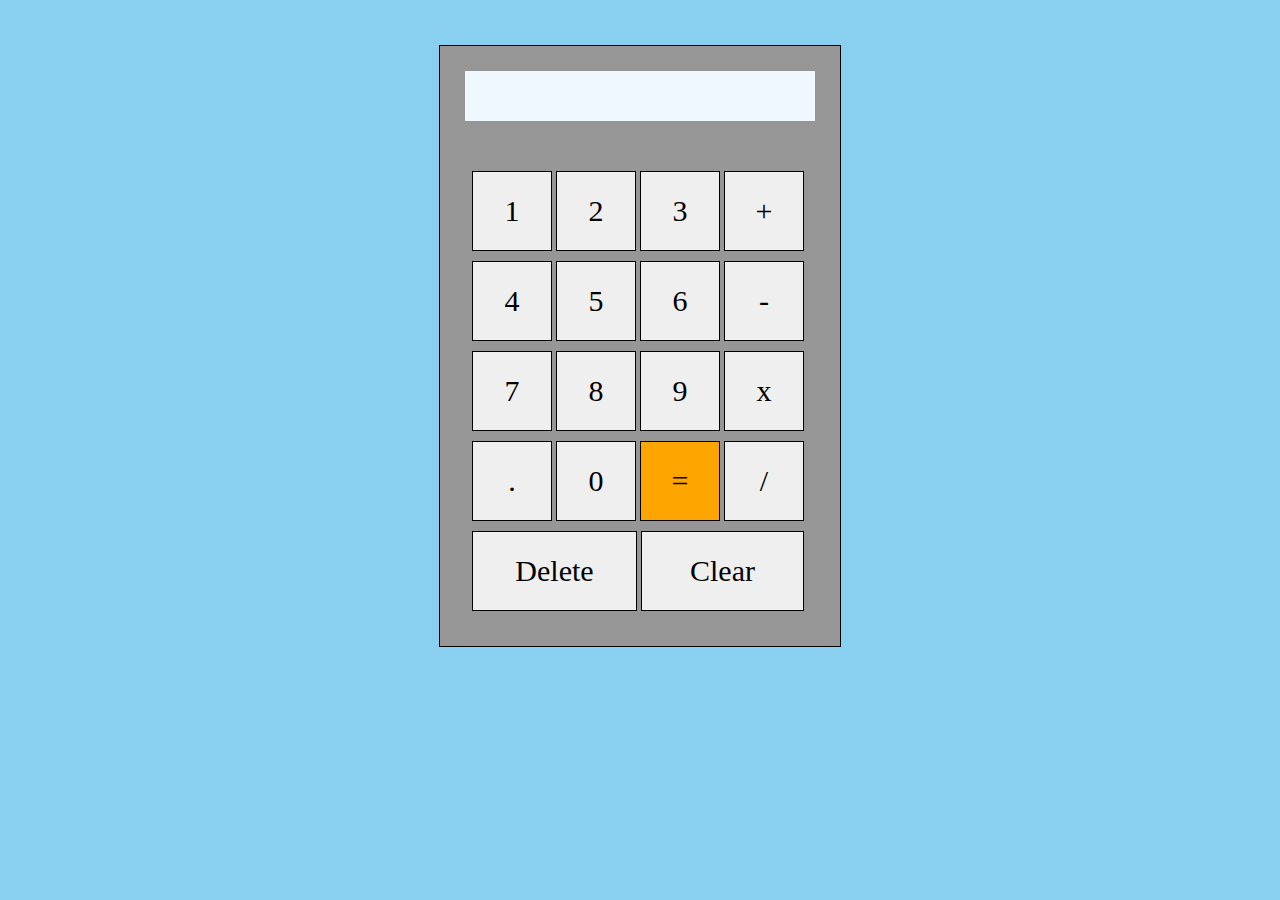
<file: Lab 5/index.html>
<!DOCTYPE html>
<html lang="en">
<head>
    <meta charset="UTF-8">
    <meta http-equiv="X-UA-Compatible" content="IE=edge">
    <meta name="viewport" content="width=device-width, initial-scale=1.0">
    <title>Calculator</title>
    <link rel="stylesheet" href="style.css">
</head>
<body background="back.jpg">
    <div class="calculator">
        <div id="display"></div>
        <div class="buttons">
            <button name="btn" id="symbol" class="btn">1</button>
            <button name="btn" id="symbol" class="btn">2</button>
            <button name="btn" id="symbol" class="btn">3</button>
            <button name="btn" id="operator" class="btn">+</button>
            <button name="btn" id="symbol" class="btn">4</button>
            <button name="btn" id="symbol" class="btn">5</button>
            <button name="btn" id="symbol" class="btn">6</button>
            <button name="btn" id="operator" class="btn">-</button>
            <button name="btn" id="symbol" class="btn">7</button>
            <button name="btn" id="symbol" class="btn">8</button>
            <button name="btn" id="symbol" class="btn">9</button>
            <button name="btn" id="operator" class="btn">x</button>
            <button name="btn" id="symbol" class="btn">.</button>
            <button name="btn" id="symbol" class="btn">0</button>
            <button name="btn" id="equal" class="btn">=</button>
            <button name="btn" id="operator" class="btn">/</button>
            <button name="btn" id="delete" class="btn">Delete</button>
            <button name="btn" id="clear" class="btn">Clear</button>
        </div>
        
    </div>
    <script src="script.js"></script>
</body>
</html>
</file>
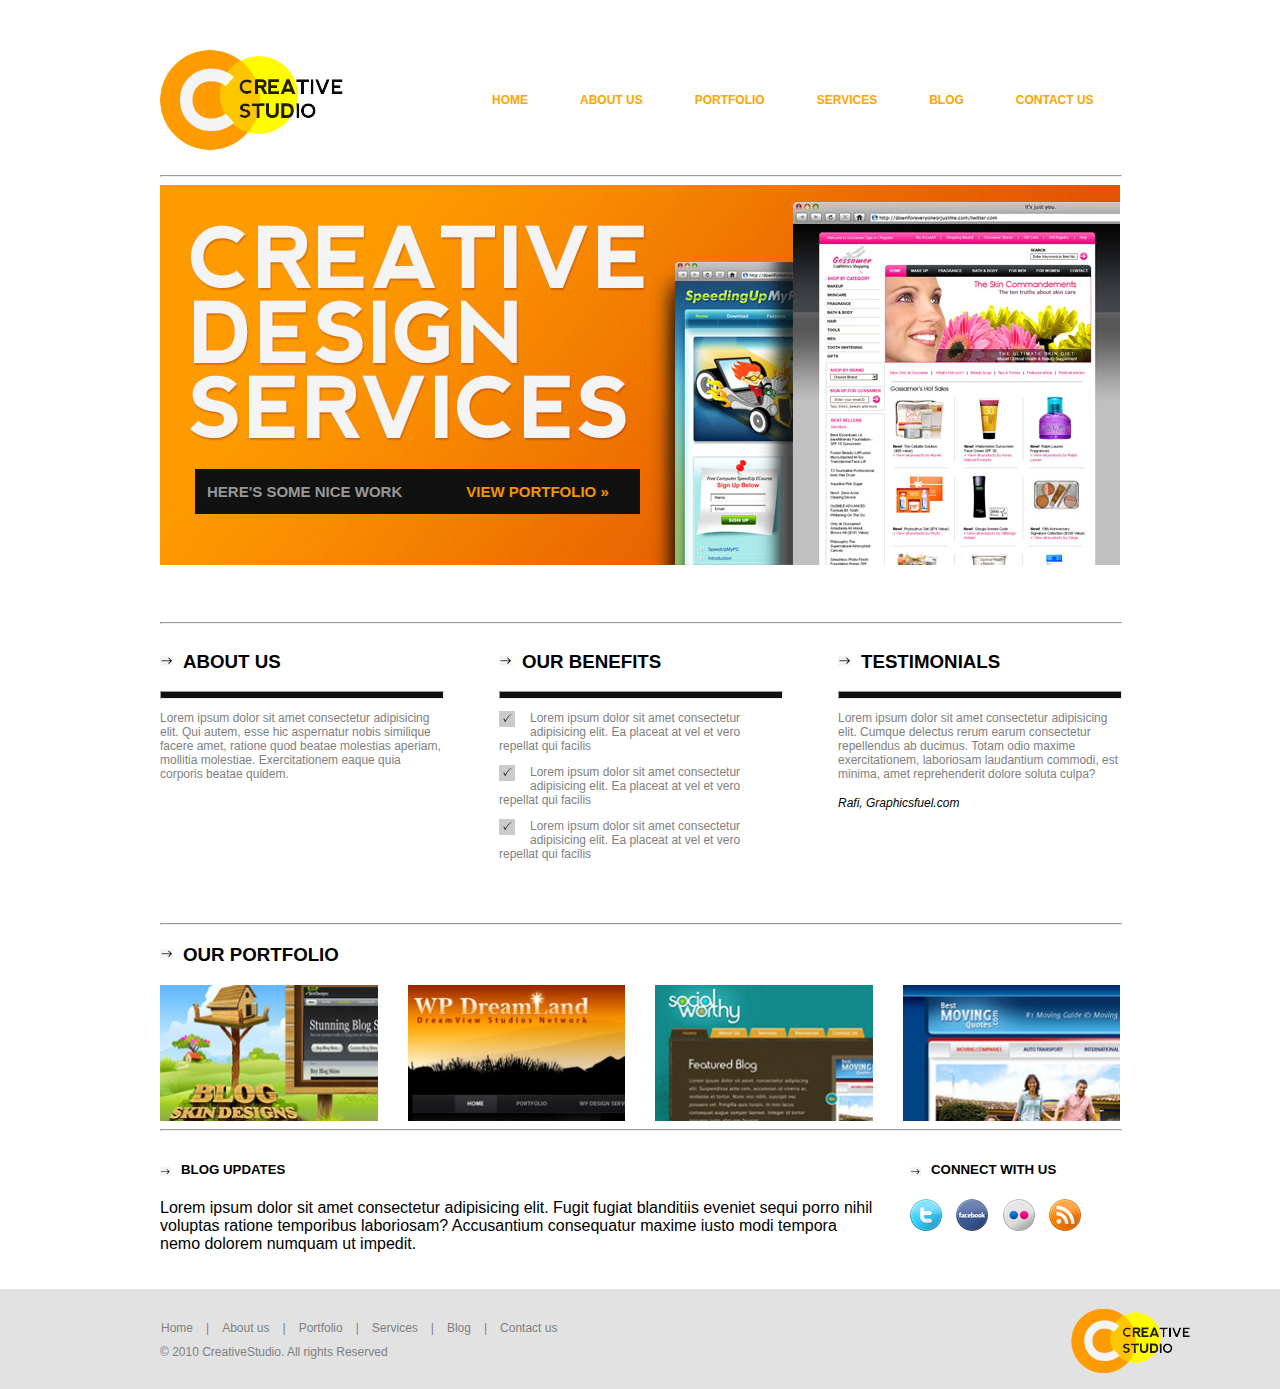
<file: Lab 1/Шаблон сайта/index.html>
<!DOCTYPE html>
<html lang="en">
<head>
	<meta charset="UTF-8">
	<title>Lesson5</title>
	<link rel="stylesheet" type="text/css" href="css/style.css">
</head>
<body id="1">
	<div class="header">
		<img src="images/logo.png" alt="">
		<nav>
			<ul>
			<li><a href="index.html#1"><b>Home</b></a></li>
			<li><a href="index.html#2"><b>About us</b></a></li>
			<li><a href="index.html#3"><b>Portfolio</b></a></li>
			<li><a href="index.html#4"><b>Services</b></a></li>
			<li><a href="index.html#5"><b>Blog</b></a></li>
			<li><a href="index.html#6"><b>Contact us</b></a></li>
		  </ul>
		</nav>
	</div>
	<hr>
	<div class="main-content">
		<div class="main-photo">
			<img src="images/header-image.jpg" alt="">
			<div class="view-portfolio">
				<div class="text"><b>HERE'S SOME NICE WORK</b></div>
				<a href=""><b>VIEW PORTFOLIO »</b></a>
			</div>
		</div>
		<hr>
		<div class="content">
			<div class="about-us" id="2">
				<div class="title">
					<img src="images/arrow.png" alt="">
					<h3>ABOUT US</h3>
				</div>
				<hr>
				<p>Lorem ipsum dolor sit amet consectetur adipisicing elit. Qui autem, esse hic aspernatur nobis similique facere amet, ratione quod beatae molestias aperiam, mollitia molestiae. Exercitationem eaque quia corporis beatae quidem.</p>
			</div>
			<div class="our-benefits">
				<div class="title">
					<img src="images/arrow.png" alt="">
					<h3>OUR BENEFITS</h3>
				</div>
				<hr>
				<li><img src="images/check.png"> <p>Lorem ipsum dolor sit amet consectetur adipisicing elit. Ea placeat at vel et vero repellat qui facilis</p></li>
				<li><img src="images/check.png"> <p>Lorem ipsum dolor sit amet consectetur adipisicing elit. Ea placeat at vel et vero repellat qui facilis</p></li>
				<li><img src="images/check.png"> <p>Lorem ipsum dolor sit amet consectetur adipisicing elit. Ea placeat at vel et vero repellat qui facilis</p></li>
			</div>
			<div class="testimonials">
				<div class="title">
					<img src="images/arrow.png">
					<h3>TESTIMONIALS</h3>
				</div>
				<hr>
				<p>Lorem ipsum dolor sit amet consectetur adipisicing elit. Cumque delectus rerum earum consectetur repellendus ab ducimus. Totam odio maxime exercitationem, laboriosam laudantium commodi, est minima, amet reprehenderit dolore soluta culpa?</p>
				<i>Rafi, Graphicsfuel.com</i>
			</div>
		</div>
		<hr>
		<div class="our-portfolio" id="3">
			<div class="title">
				<img src="images/arrow.png">
				<h3>OUR PORTFOLIO</h3>
			</div>
			<div class="imgs">
				<img src="images/portfolio_1.jpg">
				<img src="images/portfolio_2.jpg">
				<img src="images/portfolio_3.jpg">
				<img src="images/portfolio_4.jpg">
			</div>
		</div>
		<hr>
		<div class="updates-connect">
			<div class="blog-updates">
				<div class="title">
					<img src="images/arrow_small.png">
					<h5>BLOG UPDATES</h5>
				</div>
				<p>Lorem ipsum dolor sit amet consectetur adipisicing elit. Fugit fugiat blanditiis eveniet sequi porro nihil voluptas ratione temporibus laboriosam? Accusantium consequatur maxime iusto modi tempora nemo dolorem numquam ut impedit.</p>
			</div>
			<div class="connect">
				<div class="title">
					<img src="images/arrow_small.png">
					<h5>CONNECT WITH US</h5>
				</div>
				<div class="imgs">
					<img src="images/twitter.png">
					<img src="images/facebook.png">
					<img src="images/flickr.png">
					<img src="images/rss.png">
				</div>
			</div>
		</div>
	</div>
	<div class="footer">
		<img src="images/logo-footer.png" alt="">
		<div class="text">
			<nav class="footer-nav">
				<ul>
					<li><a href="#">Home</a></li>
					<li>|</li>
					<li><a href="#">About us</a></li>
					<li>|</li>
					<li><a href="#">Portfolio</a></li>
					<li>|</li>
					<li><a href="#">Services</a></li>
					<li>|</li>
					<li><a href="#">Blog</a></li>
					<li>|</li>
					<li><a href="#">Contact us</a></li>
				</ul>
			</nav>
			<section>
				<footer>
					© 2010 CreativeStudio. All rights Reserved
				</footer>
			</section>
		</div>
	</div>
</body>
</html>
</file>
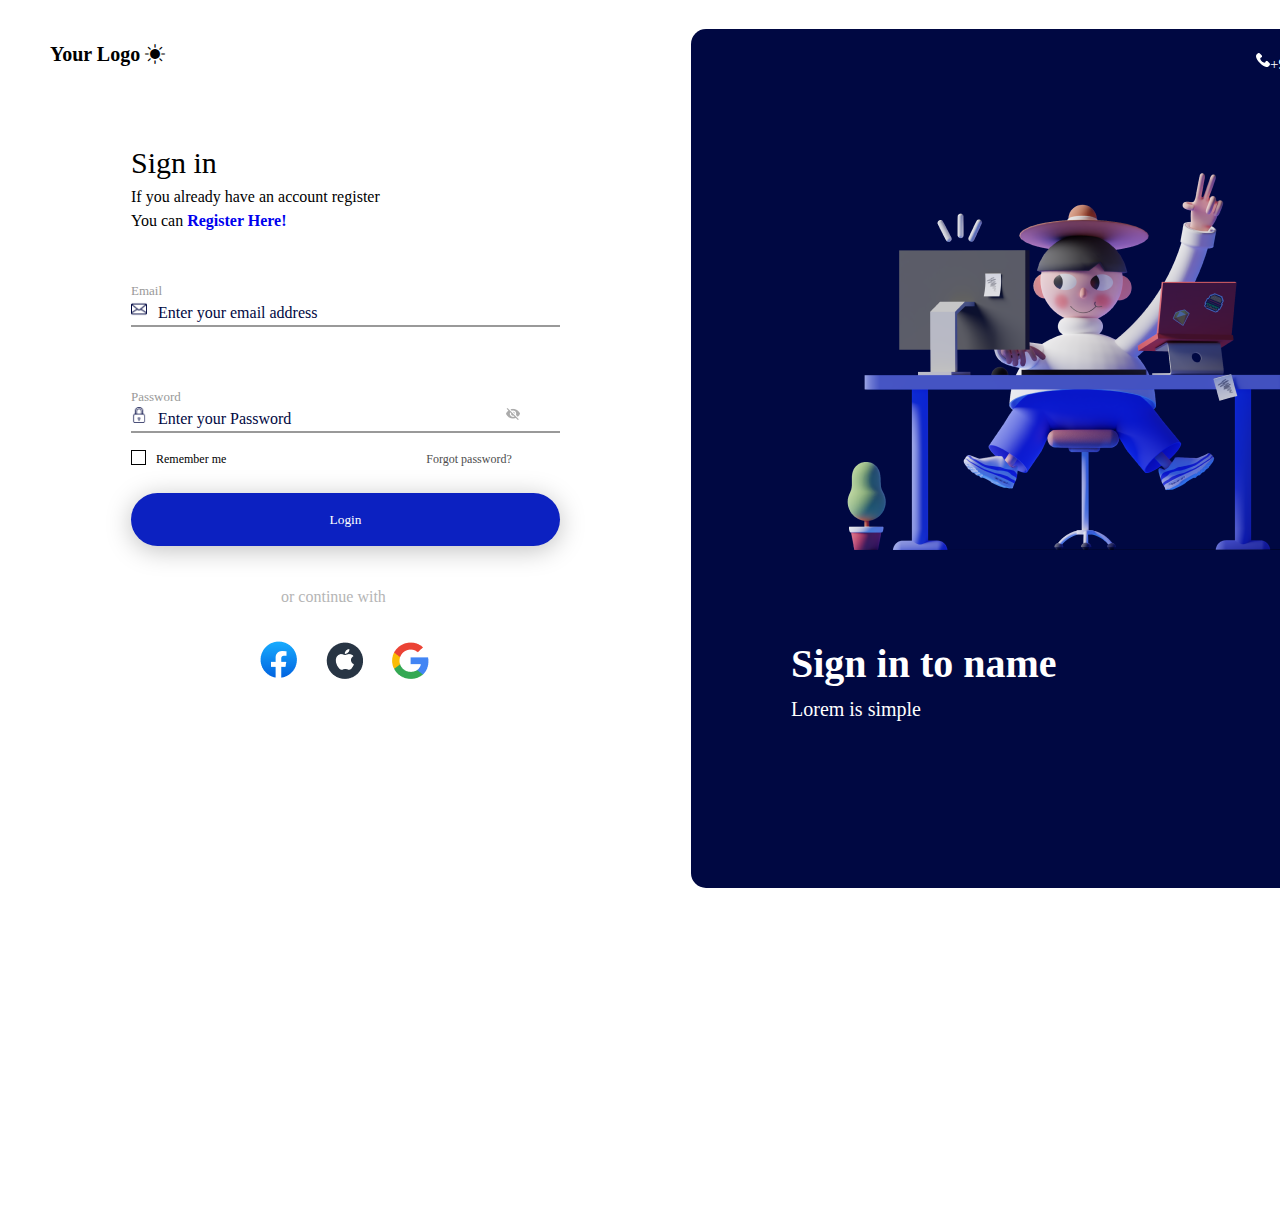
<file: Lab 2 & 4/login-pc/index.html>
<!DOCTYPE html>
<html lang="en">
<head>
    <meta charset="UTF-8">
    <meta http-equiv="X-UA-Compatible" content="IE=edge">
    <meta name="viewport" content="width=device-width, initial-scale=1.0">
    <title>Log in</title>
    <link rel="stylesheet" href="style.css">
    <link rel="stylesheet" href="https://cdn.jsdelivr.net/npm/bootstrap-icons@1.3.0/font/bootstrap-icons.css" />

</head>
<body id="body">
    <div class="containers" id="containers">
        <div class="form" id="form">
            <div class="text-container" >
                <b class="sign-up" id="text1">Sign in</b>
                <div class="login-text">
                    <div class="have-account"id="text7">If you already have an account register</div>
                    <div class="login-here"id="text8">You can <b><a href="#" target="_blank">Register Here!</a></b></div>
                </div>
            </div>
            <div class="container">
                <div class="container-name">Email</div>
                <div class="container-group">
                    <div class="container-icon"><img src="imgs/message 1 (1).png" alt=""></div>
                    <div class="container-text" id="text2">Enter your email address</div>
                </div>
                <div class="container-rect"></div>
            </div>
            <div class="container">
                <div class="container-name">Password</div>
                <div class="container-group">
                    <div class="container-icon"><img src="imgs/padlock 1 (1).png" alt=""></div>
                    <div class="container-text" id="text3">Enter your Password</div>
                    <div class="container-invisible1"><img src="imgs/invisible 1.png" alt=""></div>
                </div>
                <div class="container-rect"></div>
                <div class="password-actions">
                    <div class="rect"><img src="imgs/Rectangle 5.png" alt=""></div>
                    <div class="remember"  id="text4">Remember me</div>
                    <div class="forgot">Forgot password?</div>
                </div>
            </div>
            <div class="register-button">
                <button id="login">Login</button>
            </div>
            <div class="continue-with">or continue with</div>
            <div class="medias">
                <div class="facebook"><img src="imgs/Facebook.png" alt=""></div>
                <div class="apple"><img src="imgs/apple.png" alt=""></div>
                <div class="google"><img src="imgs/google.png" alt=""></div> 
            </div>
        </div>
        <div class="picture" id="picture">
            <div class="phone">
                <div class="phone-icon"><img src="imgs/phone-call 1 (1).png" alt=""></div>
                <div class="phone-text" id="text5">+94 0116 789 754</div>
            </div>
            <div class="saly-picture">
                <div class="saly"><img src="imgs/Saly-10.png" alt=""></div>
                <div class="saly-text"id="text6">
                    <b>Sign in to name</b>
                    <div class="lorem">Lorem is simple</div>
                </div>
            </div>

        </div>
        <div class="logo">
            Your Logo
            <i class="bi bi-brightness-high-fill" id="toggleDark"></i>
        </div>
    </div>
    <div class="loginned" id="loginned">
        <div class="text">You have logged in!</div>
        <button id="close">x</button>
    </div>
    <script src="script.js"></script>
</body>
</html>
</file>
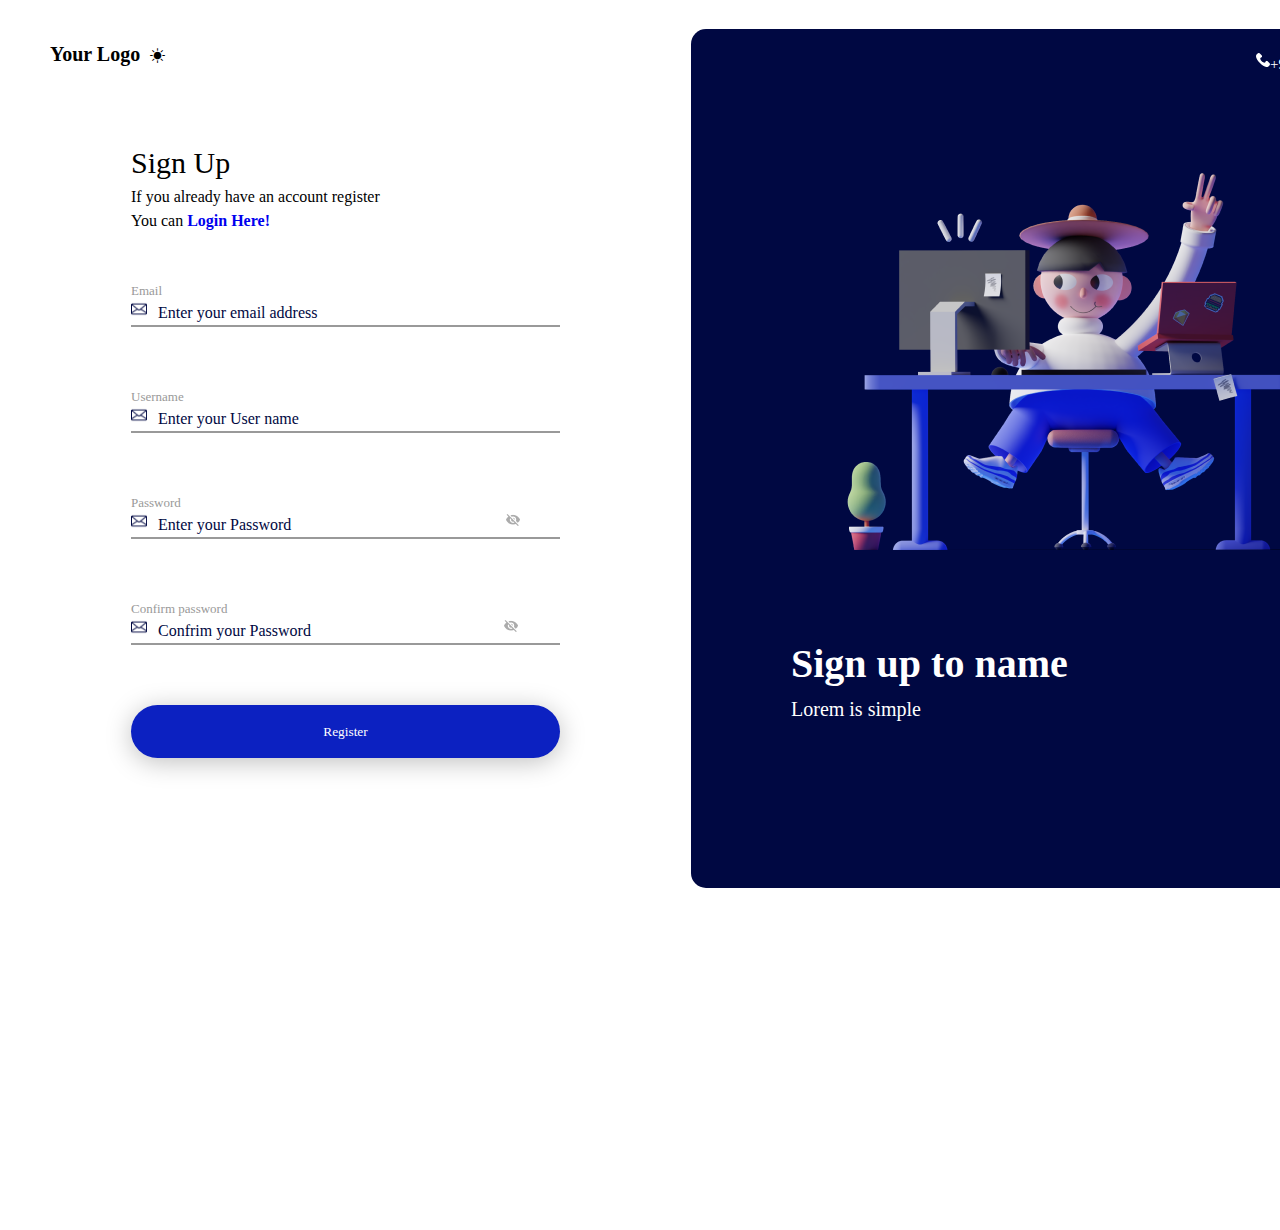
<file: Lab 2 & 4/reg-pc/index.html>
<!DOCTYPE html>
<html lang="en">
<head>
    <meta charset="UTF-8">
    <meta http-equiv="X-UA-Compatible" content="IE=edge">
    <meta name="viewport" content="width=device-width, initial-scale=1.0">
    <title>Sign up</title>
    <link rel="stylesheet" href="style.css">
    <link rel="stylesheet" href="https://cdn.jsdelivr.net/npm/bootstrap-icons@1.3.0/font/bootstrap-icons.css" />
</head>
<body>
    <div class="containers" id="containers">
        <div class="form" id="form">
            <div class="text-container">
                <b class="sign-up" id="text5">Sign Up</b>
                <div class="login-text">
                    <div class="have-account" id="text6">If you already have an account register</div>
                    <div class="login-here" id="text7">You can <b><a href="#" target="_blank">Login Here!</a></b></div>
                </div>
            </div>
            <div class="container">
                <div class="container-name">Email</div>
                <div class="container-group">
                    <div class="container-icon"><img src="imgs/message 1 (1).png" alt=""></div>
                    <div class="container-text" id="text4">Enter your email address</div>
                </div>
                <div class="container-rect"></div>
            </div>
            <div class="container">
                <div class="container-name">Username</div>
                <div class="container-group">
                    <div class="container-icon"><img src="imgs/message 1 (1).png" alt=""></div>
                    <div class="container-text" id="text3">Enter your User name</div>
                </div>
                <div class="container-rect"></div>
            </div>
            <div class="container">
                <div class="container-name">Password</div>
                <div class="container-group">
                    <div class="container-icon"><img src="imgs/message 1 (1).png" alt=""></div>
                    <div class="container-text" id="text1">Enter your Password</div>
                    <div class="container-invisible1"><img src="imgs/invisible 1.png" alt=""></div>
                </div>
                <div class="container-rect"></div>
            </div>
            <div class="container">
                <div class="container-name">Confirm password</div>
                <div class="container-group">
                    <div class="container-icon"><img src="imgs/message 1 (1).png" alt=""></div>
                    <div class="container-text" id="text2">Confrim your Password</div>
                    <div class="container-invisible2"><img src="imgs/invisible 1.png" alt=""></div>
                </div>
                <div class="container-rect"></div>
            </div>
            <div class="register-button">
                <button id="register">Register</button>
            </div>
        </div>
        <div class="picture" id="picture">
            <div class="phone">
                <div class="phone-icon"><img src="imgs/phone-call 1 (1).png" alt=""></div>
                <div class="phone-text" id="text8">+94 0116 789 754</div>
            </div>
            <div class="saly-picture">
                <div class="saly"><img src="imgs/Saly-10.png" alt=""></div>
                <div class="saly-text" id="text9">
                    <b>Sign up to name</b>
                    <div class="lorem">Lorem is simple</div>
                </div>
            </div>

        </div>
        <div class="logo">
            Your Logo
            <i class="bi bi-brightness-high-fill" id="toggleDark"></i>
        </div>
    </div>
    
    <div class="registered" id="registered">
        <div class="text">You have registered!</div>
        <button id="close">x</button>
    </div>
    <script src="script.js"></script>
</body>
</html>
</file>
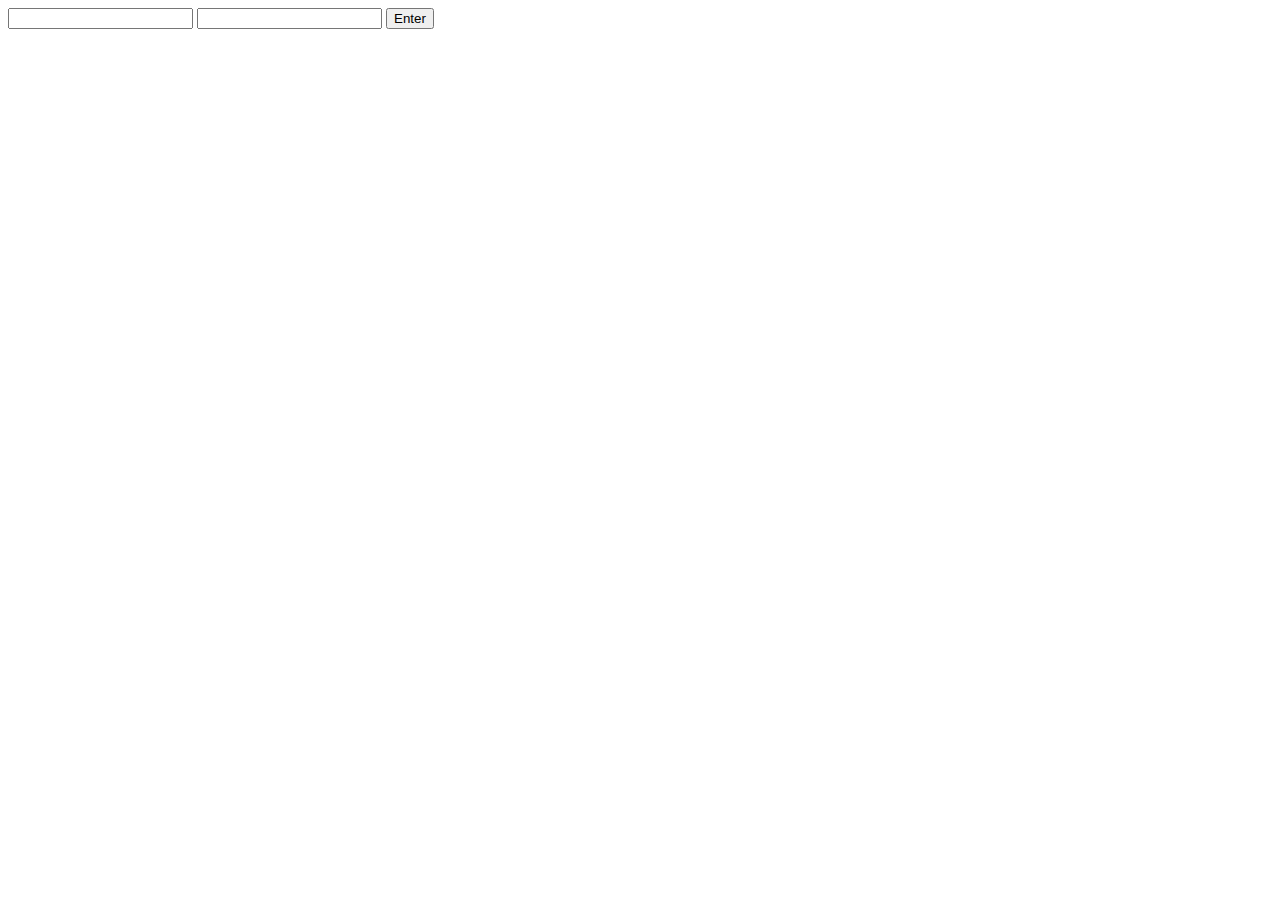
<file: lab3/case/index.html>
<!DOCTYPE html>
<html lang="en">
<head>
  <meta charset="UTF-8">
  <title>Title</title>
</head>
<body>
<input type="text" id="text">
<input type="text" id="text1">
<button id="btn">Enter</button>
<script src="case20.js"></script>
</body>
</html>
</file>
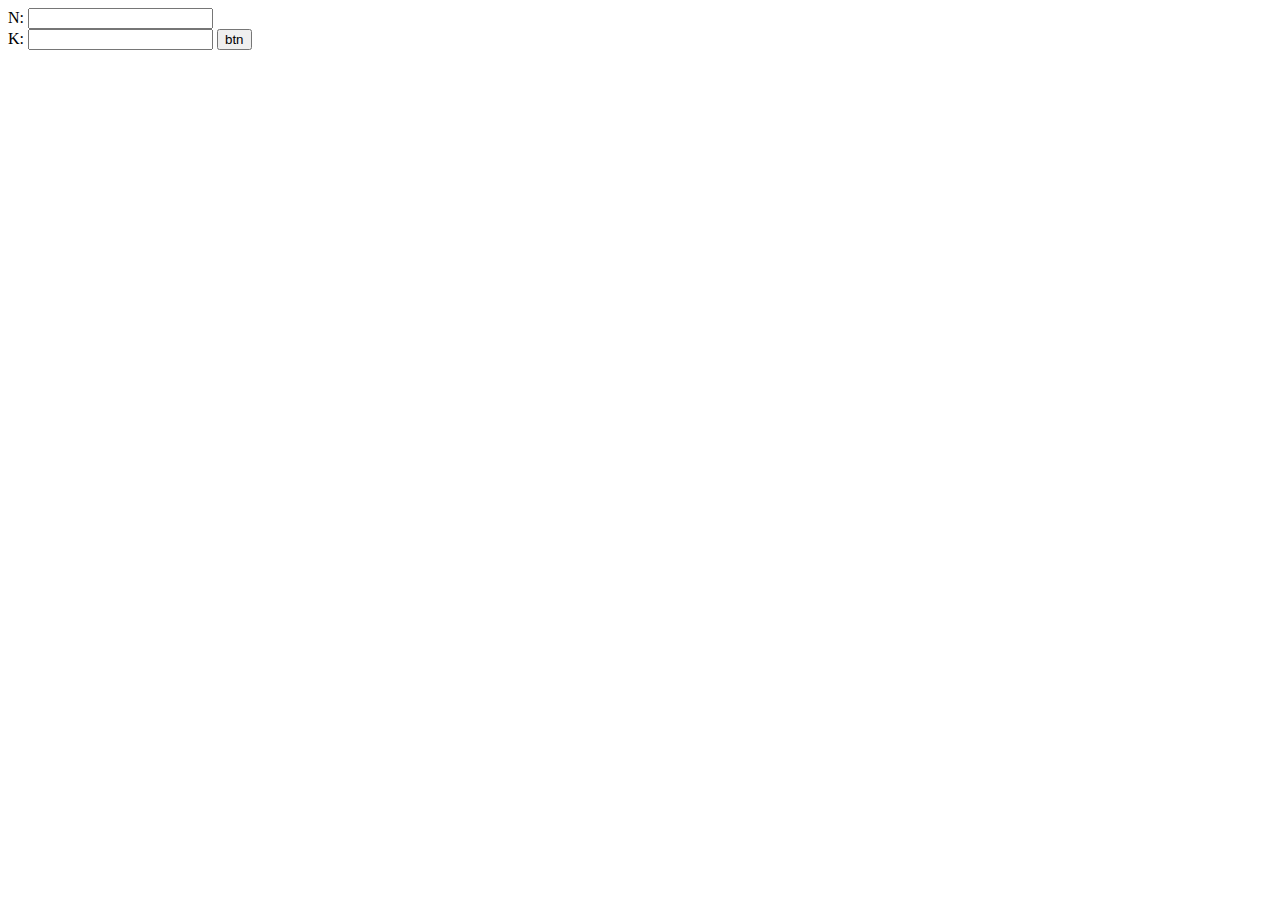
<file: lab3/for/index.html>
<!DOCTYPE html>
<html lang="en">
<head>
    <meta charset="UTF-8">
    <title>Title</title>
</head>
<body>
N: <input type="text" id="n"> <br>
K: <input type="text" id="k">
<button id="btn">btn</button>
<script src="for40.js"></script>
</body>
</html>
</file>
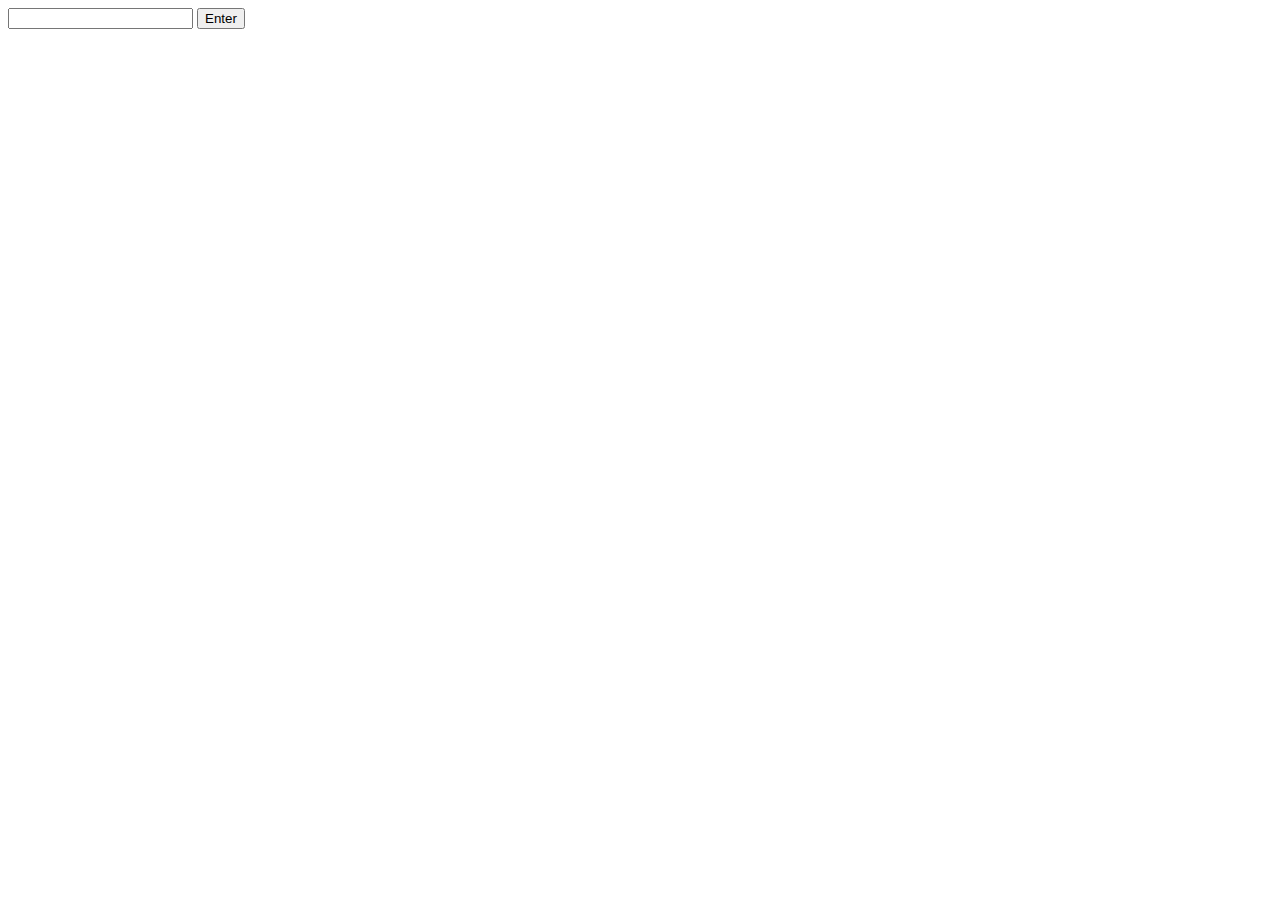
<file: lab3/if/index.html>
<!DOCTYPE html>
<html lang="en">
<head>
    <meta charset="UTF-8">
    <title>Title</title>
</head>
<body>
  <input type="text" id="text">
  <button id="btn">Enter</button>
  <script src="if30.js"></script>
</body>
</html>
</file>
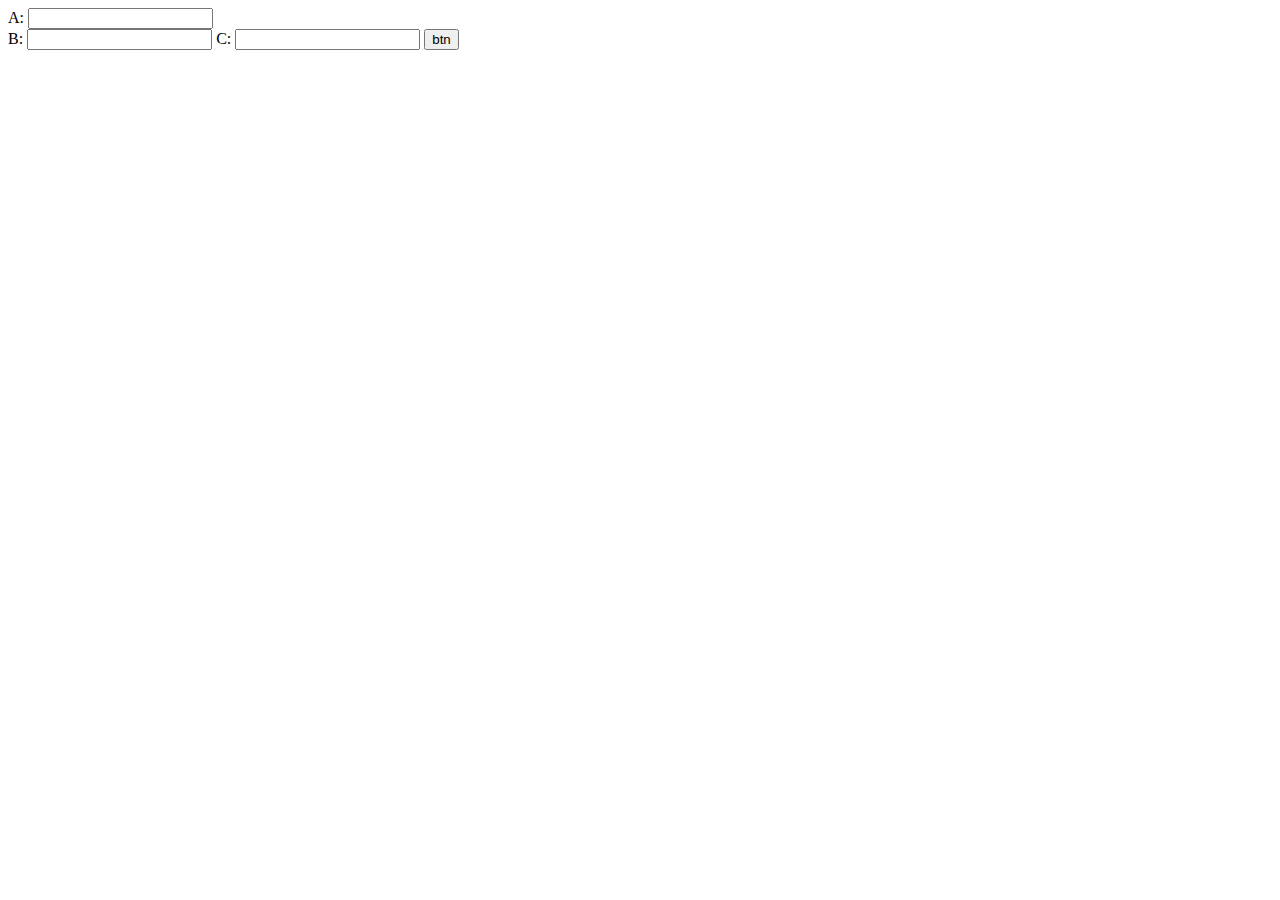
<file: lab3/while/index.html>
<!DOCTYPE html>
<html lang="en">
<head>
    <meta charset="UTF-8">
    <title>Title</title>
</head>
<body>
A: <input type="text" id="n"> <br>
B: <input type="text" id="k">
C: <input type="text" id="c">
<button id="btn">btn</button>
<script src="wh30.js"></script>
</body>
</html>
</file>
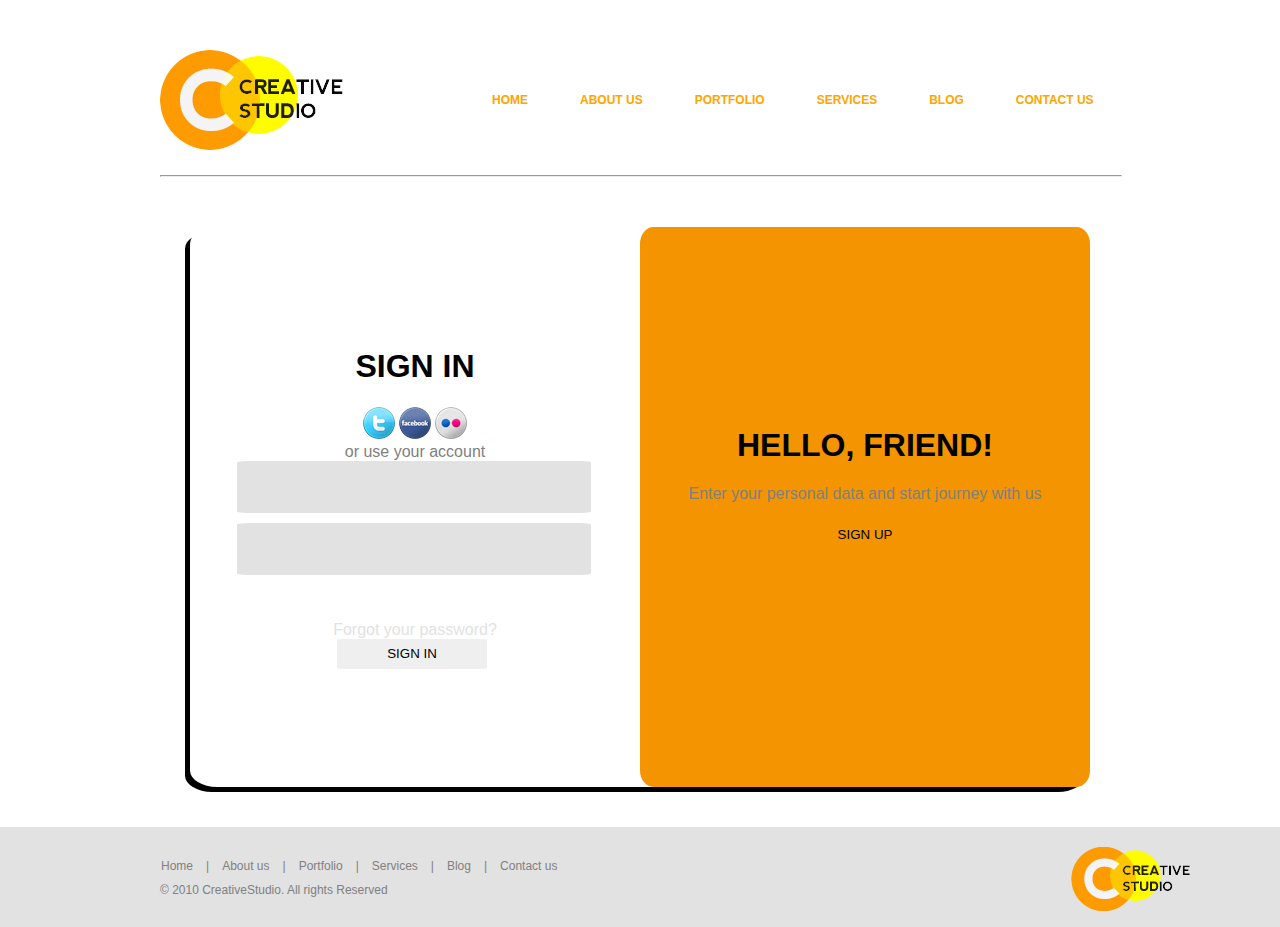
<file: Lab 1/Шаблон сайта/login-page/index.html>
<!DOCTYPE html>
<html lang="en">
  <head>
    <meta charset="UTF-8" />
    <meta http-equiv="X-UA-Compatible" content="IE=edge" />
    <meta name="viewport" content="width=device-width, initial-scale=1.0" />
    <title>Log in</title>
    <link rel="stylesheet" href="style.css" />
  </head>
  <body>
    <div class="header">
      <img src="images/logo.png" alt="No image" />
      <nav>
        <ul>
          <li>
            <a href="/Шаблон сайта/index.html"><b>Home</b></a>
          </li>
          <li>
            <a href="index.html#2"><b>About us</b></a>
          </li>
          <li>
            <a href="index.html#3"><b>Portfolio</b></a>
          </li>
          <li>
            <a href="index.html#4"><b>Services</b></a>
          </li>
          <li>
            <a href="index.html#5"><b>Blog</b></a>
          </li>
          <li>
            <a href="index.html#6"><b>Contact us</b></a>
          </li>
        </ul>
      </nav>
    </div>
    <hr />
    <div class="content">
        <div class="login">
            <div class="text">
                <h1>Sign in</h1>
            </div>
            <div class="imgs">
                <img src="images/twitter.png">
                <img src="images/facebook.png" alt="">
                <img src="images/flickr.png" alt="">
            </div>
            <div>or use your account</div>
            <div class="account">
                <input type="text" name="Email" id="text">
                <input type="password" name="Password" id="password">
            </div>
            <br><br>
            <div class="sign-in">
                <a href="index.html">Forgot your password?</a>
                <button>Sign in</button>
            </div>
        </div>
        <div class="sign-up">
            <div class="hello-text">
                <h1>Hello, friend!</h1>
                <p>Enter your personal data and start journey with us</p>
            </div>
            <a href="/Шаблон сайта/registration-page/index.html"><button>Sign up</button></a>
            
        </div>
    </div>
    <hr />
    <div class="footer">
      <img src="images/logo-footer.png" alt="" />
      <div class="text">
        <nav class="footer-nav">
          <ul>
            <li><a href="/Шаблон сайта/index.html">Home</a></li>
            <li>|</li>
            <li><a href="#">About us</a></li>
            <li>|</li>
            <li><a href="#">Portfolio</a></li>
            <li>|</li>
            <li><a href="#">Services</a></li>
            <li>|</li>
            <li><a href="#">Blog</a></li>
            <li>|</li>
            <li><a href="#">Contact us</a></li>
          </ul>
        </nav>
        <section>
          <footer>© 2010 CreativeStudio. All rights Reserved</footer>
        </section>
      </div>
    </div>
  </body>
</html>
</file>
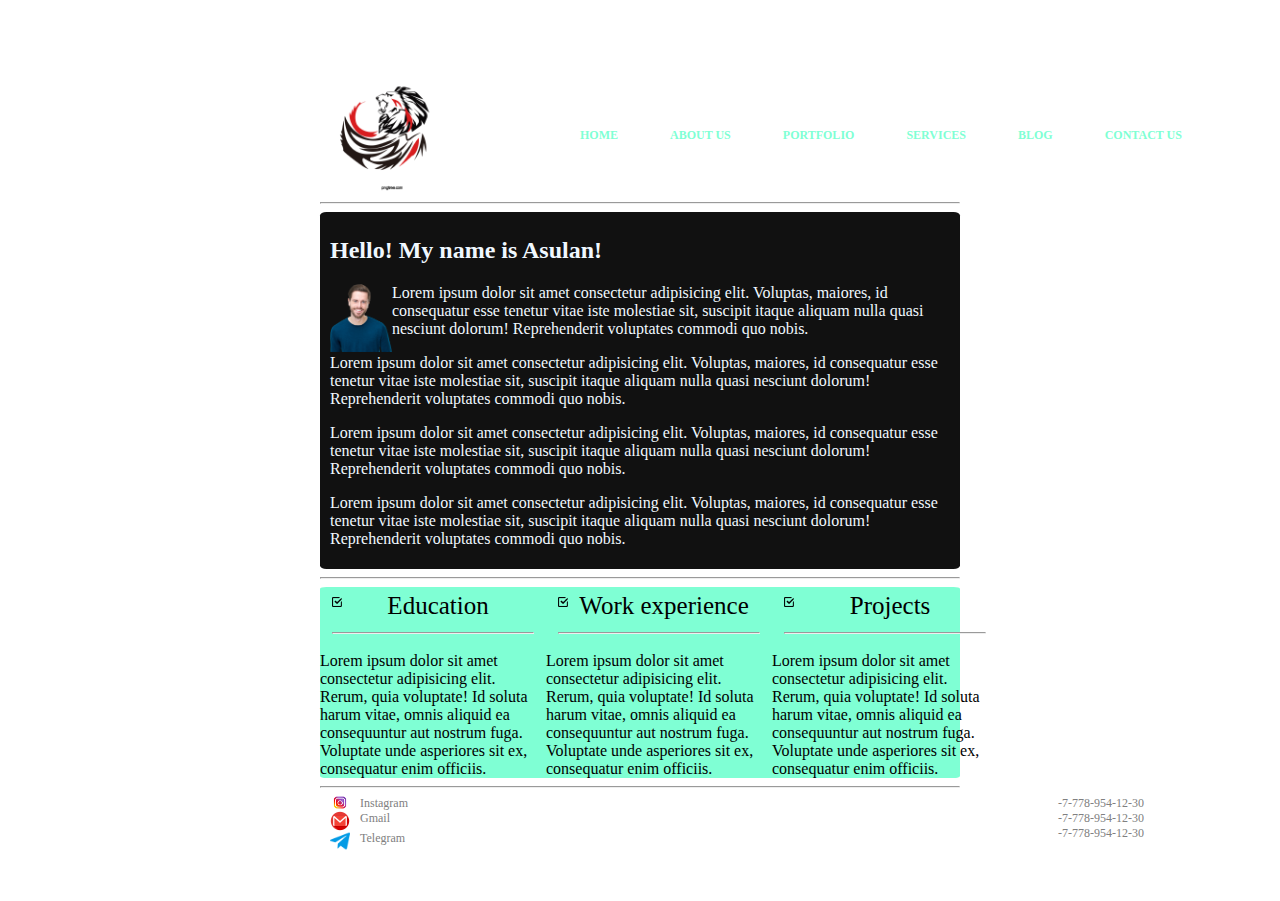
<file: Lab 1/Шаблон сайта/portfolio/index.html>
<!DOCTYPE html>
<html lang="en">
  <head>
    <meta charset="UTF-8" />
    <meta http-equiv="X-UA-Compatible" content="IE=edge" />
    <meta name="viewport" content="width=device-width, initial-scale=1.0" />
    <link rel="stylesheet" href="style.css" />
    <title>Portfolio</title>
  </head>
  <body>
    <div class="header">
      <img src="imgs/logo.png" alt="" />
      <nav>
        <ul>
          <li>
            <a href="index.html#1"><b>Home</b></a>
          </li>
          <li>
            <a href="index.html#2"><b>About us</b></a>
          </li>
          <li>
            <a href="index.html#3"><b>Portfolio</b></a>
          </li>
          <li>
            <a href="index.html#4"><b>Services</b></a>
          </li>
          <li>
            <a href="index.html#5"><b>Blog</b></a>
          </li>
          <li>
            <a href="index.html#6"><b>Contact us</b></a>
          </li>
        </ul>
      </nav>
    </div>
    <hr />
    <div class="content">
      <div class="about-me">
        <h2>Hello! My name is Asulan!</h2>
          <img src="imgs/guy.png" alt="" />
          <p>
            Lorem ipsum dolor sit amet consectetur adipisicing elit. Voluptas,
            maiores, id consequatur esse tenetur vitae iste molestiae sit,
            suscipit itaque aliquam nulla quasi nesciunt dolorum! Reprehenderit
            voluptates commodi quo nobis.
          </p>
          <p>
            Lorem ipsum dolor sit amet consectetur adipisicing elit. Voluptas,
            maiores, id consequatur esse tenetur vitae iste molestiae sit,
            suscipit itaque aliquam nulla quasi nesciunt dolorum! Reprehenderit
            voluptates commodi quo nobis.
          </p>
          <p>
            Lorem ipsum dolor sit amet consectetur adipisicing elit. Voluptas,
            maiores, id consequatur esse tenetur vitae iste molestiae sit,
            suscipit itaque aliquam nulla quasi nesciunt dolorum! Reprehenderit
            voluptates commodi quo nobis.
          </p>
          <p>
            Lorem ipsum dolor sit amet consectetur adipisicing elit. Voluptas,
            maiores, id consequatur esse tenetur vitae iste molestiae sit,
            suscipit itaque aliquam nulla quasi nesciunt dolorum! Reprehenderit
            voluptates commodi quo nobis.
          </p>
      </div>
      <hr />
      <div class="skills">
        <div class="education">
          <div class="title-field">
            <img src="imgs/check.png" alt="" />
            <div class="text">Education</div>
            <hr>
          </div>
          <div class="text-field">
            Lorem ipsum dolor sit amet consectetur adipisicing elit. Rerum, quia
            voluptate! Id soluta harum vitae, omnis aliquid ea consequuntur aut
            nostrum fuga. Voluptate unde asperiores sit ex, consequatur enim
            officiis.
          </div>
        </div>
        <div class="work-exp">
          <div class="title-field">
            <img src="imgs/check.png" alt="" />
            <div class="text">Work experience</div>
            <hr>
          </div>
          <div class="text-field">
            Lorem ipsum dolor sit amet consectetur adipisicing elit. Rerum, quia
            voluptate! Id soluta harum vitae, omnis aliquid ea consequuntur aut
            nostrum fuga. Voluptate unde asperiores sit ex, consequatur enim
            officiis.
          </div>
        </div>
        <div class="projects">
          <div class="title-field">
            <img src="imgs/check.png" alt="" />
            <div class="text">Projects</div>
            <hr>
          </div>
          <div class="text-field">
            Lorem ipsum dolor sit amet consectetur adipisicing elit. Rerum, quia
            voluptate! Id soluta harum vitae, omnis aliquid ea consequuntur aut
            nostrum fuga. Voluptate unde asperiores sit ex, consequatur enim
            officiis.
          </div>
        </div>
      </div>
      <hr />
    </div>
    <div class="contacts">
      <div class="medias">
        <div class="socialmedia">
          <img src="imgs/insta.png" alt="" />
          <div class="name">Instagram</div>
        </div>
        <div class="socialmedia">
          <img src="imgs/mail.png" alt="" />
          <div class="name">Gmail</div>
        </div>
        <div class="socialmedia">
          <img src="imgs/telegram.png" alt="" />
          <div class="name">Telegram</div>
        </div>
      </div>
      <div class="phones">
        <div class="phone">-7-778-954-12-30</div>
        <div class="phone">-7-778-954-12-30</div>
        <div class="phone">-7-778-954-12-30</div>
      </div>
    </div>
  </body>
</html>
</file>
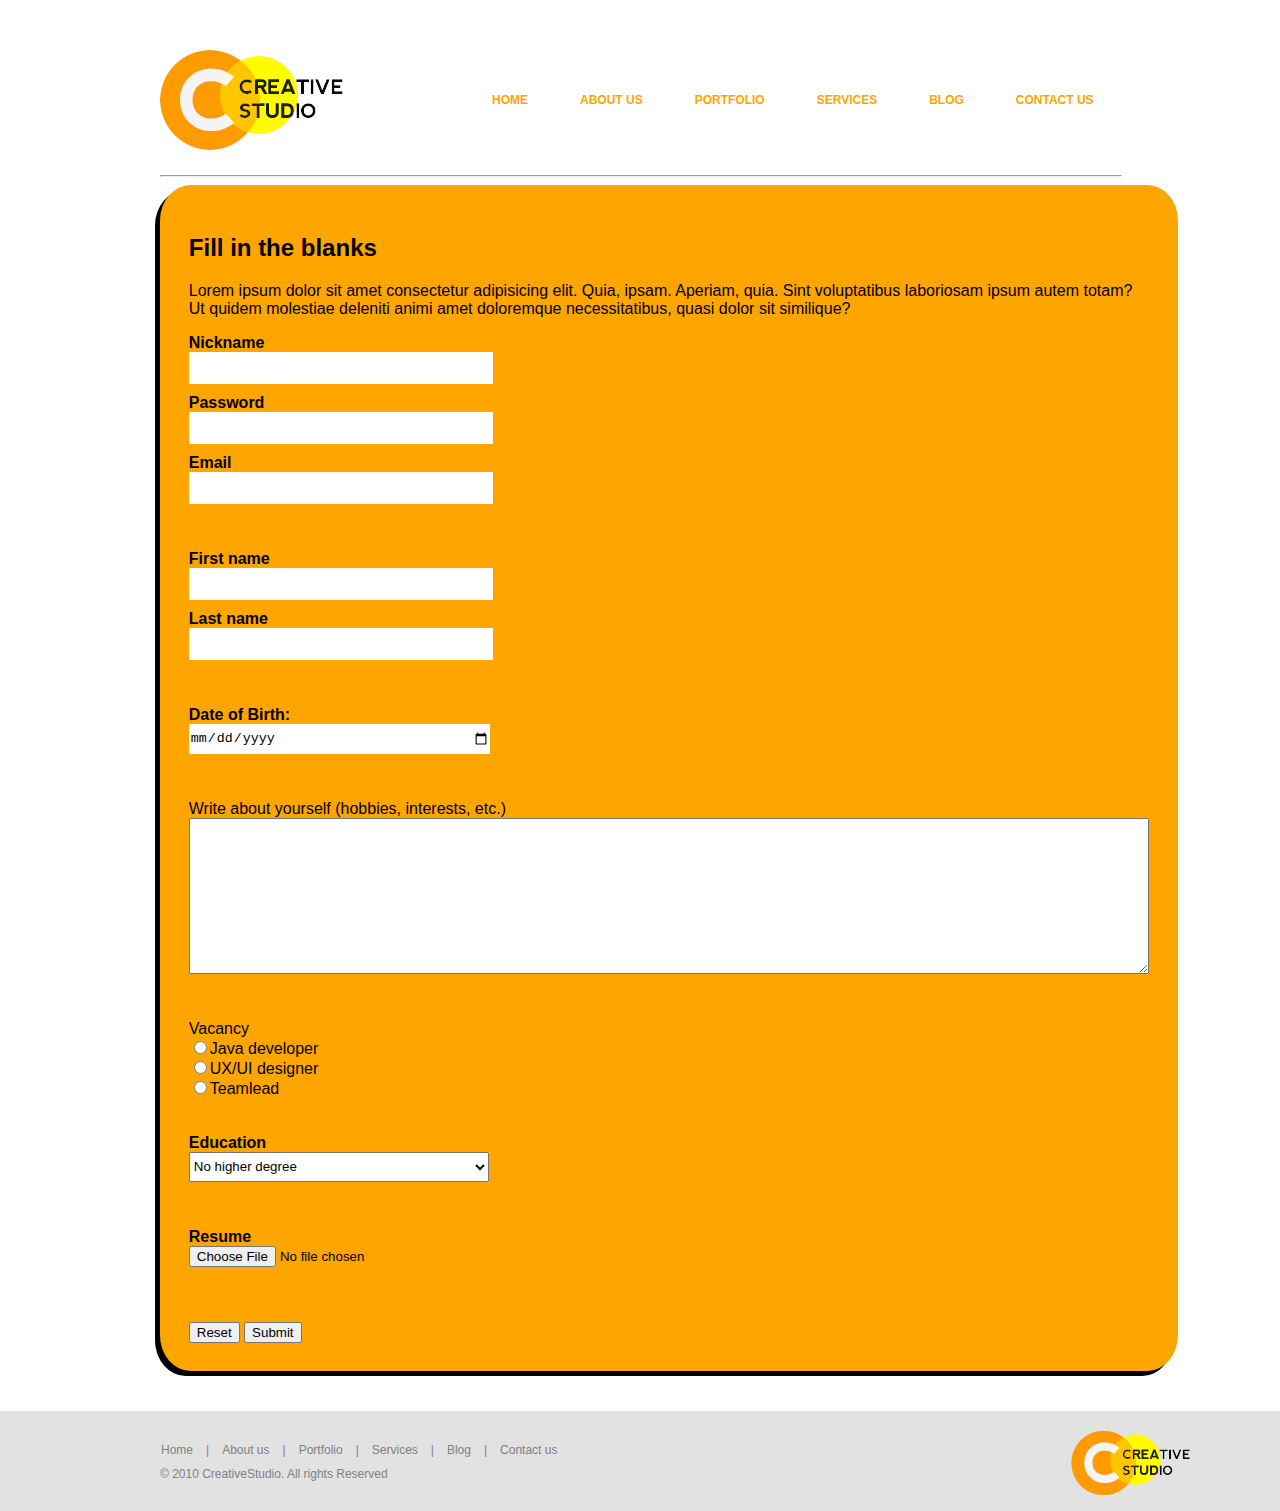
<file: Lab 1/Шаблон сайта/registration-page/index.html>
<!DOCTYPE html>
<html lang="en">
  <head>
    <meta charset="UTF-8" />
    <meta http-equiv="X-UA-Compatible" content="IE=edge" />
    <meta name="viewport" content="width=device-width, initial-scale=1.0" />
    <link rel="stylesheet" href="style.css" />
    <title>Sign in</title>
  </head>
  <body>
    <div class="header">
      <img src="images/logo.png" alt="No image" />
      <nav>
        <ul>
          <li>
            <a href="/Шаблон сайта/index.html"><b>Home</b></a>
          </li>
          <li>
            <a href="index.html#2"><b>About us</b></a>
          </li>
          <li>
            <a href="index.html#3"><b>Portfolio</b></a>
          </li>
          <li>
            <a href="index.html#4"><b>Services</b></a>
          </li>
          <li>
            <a href="index.html#5"><b>Blog</b></a>
          </li>
          <li>
            <a href="index.html#6"><b>Contact us</b></a>
          </li>
        </ul>
      </nav>
    </div>
    <hr />
    <div class="content">
      <div>
        <h2>Fill in the blanks</h2>
        <p>
          Lorem ipsum dolor sit amet consectetur adipisicing elit. Quia, ipsam.
          Aperiam, quia. Sint voluptatibus laboriosam ipsum autem totam? Ut
          quidem molestiae deleniti animi amet doloremque necessitatibus, quasi
          dolor sit similique?
        </p>
        <div class="account">
            <div class="field">
                <b>Nickname</b>
                <input type="text"/>
            </div>
            <div class="field">
                <b>Password</b>
                <input type="password">
            </div>
            <div class="field">
                <b>Email</b>
                <input type="email">
            </div>
        </div>
        <br><br>
        <div class="fullname">
            <div class="field">
                <b>First name</b>
                <input type="text"/>
            </div>
            <div class="field">
                <b>Last name</b>
                <input type="text" />
            </div>
        </div>
        <br /><br />
        <div class="field">
            <b>Date of Birth:</b>
            <input type="date" name="" id="">
        </div>
        <br><br>
        <div class="field">
            <div>Write about yourself (hobbies, interests, etc.)</div>
            <textarea name="area"></textarea>
        </div>
        <br /><br />
        <div class="vacancy">
            <div>Vacancy</div>
            <input type="radio" />Java developer<br />
            <input type="radio" />UX/UI designer<br />
            <input type="radio" />Teamlead<br />
        </div>
        <br /><br>
        <div class="field">
            <b>Education</b>
            <select>
              <option value="">No higher degree</option>
              <option value="">Bachelor</option>
              <option value="">Master</option>
            </select>
        </div>
        <br /><br />
        <div class="field">
            <b>Resume</b>
            <input type="file" name="" id="" />
        </div>
        <br /><br />
        <input type="reset" value="Reset">
        <input type="submit" value="Submit">
        <div class="buttons">
        </div>
      </div>
    </div>
    <hr />
    <div class="footer">
        <img src="images/logo-footer.png" alt="">
		<div class="text">
			<nav class="footer-nav">
				<ul>
					<li><a href="/Шаблон сайта/index.html">Home</a></li>
					<li>|</li>
					<li><a href="#">About us</a></li>
					<li>|</li>
					<li><a href="#">Portfolio</a></li>
					<li>|</li>
					<li><a href="#">Services</a></li>
					<li>|</li>
					<li><a href="#">Blog</a></li>
					<li>|</li>
					<li><a href="#">Contact us</a></li>
				</ul>
			</nav>
			<section>
				<footer>
					© 2010 CreativeStudio. All rights Reserved
				</footer>
			</section>
		</div>
    </div>
  </body>
</html>
</file>
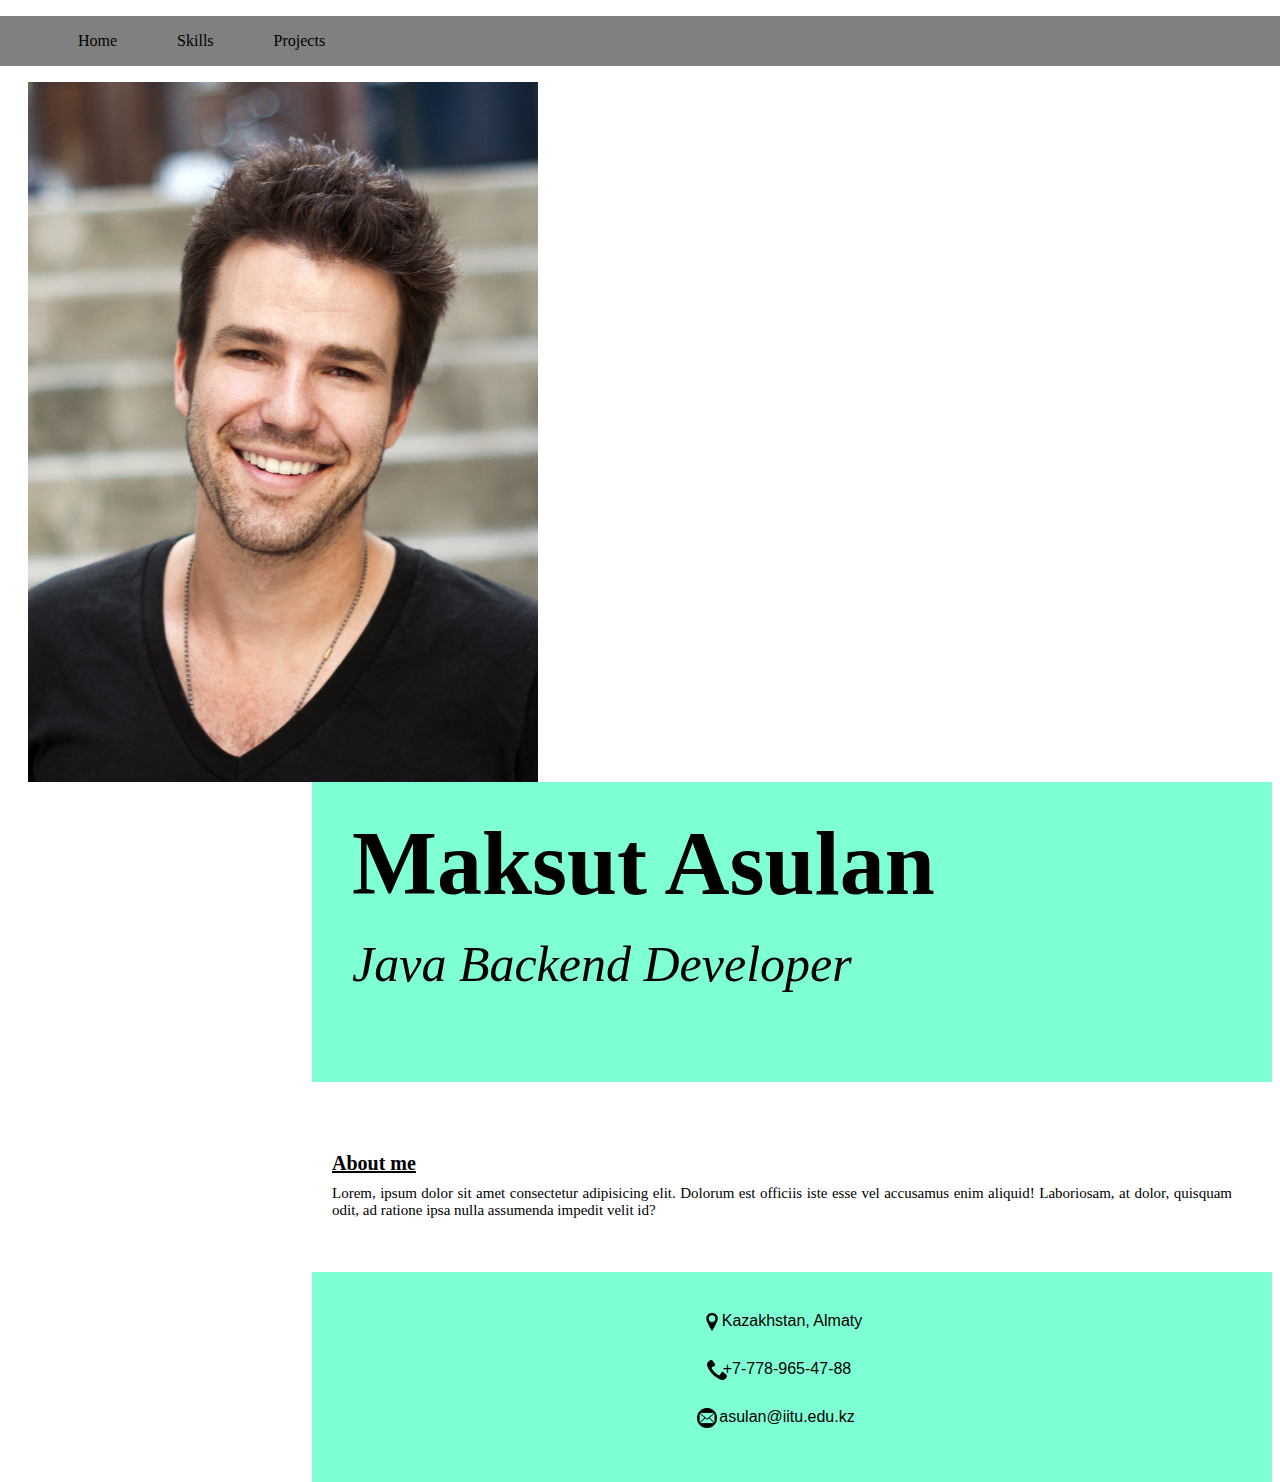
<file: new-index.html>
<!DOCTYPE html>
<html lang="en">
  <head>
    <meta charset="UTF-8" />
    <meta http-equiv="X-UA-Compatible" content="IE=edge" />
    <meta name="viewport" content="width=device-width, initial-scale=1.0" />
    <title>Portfolio</title>
    <link rel="stylesheet" href="style.css">
  </head>
  <body>
    <nav>
      <ul>
        <li><a href="new-index.html">Home</a></li>
        <li><a href="skills.html">Skills</a></li>
        <li><a href="project.html">Projects</a></li>
      </ul>
    </nav>
    <section class="about-me">
      <img src="photo_about_me.jpg" />
      <div class="name-developer">
        <b>Maksut Asulan</b>
        <br />
        <i>Java Backend Developer</i>
      </div>
      <div class="about-me-text">
        <b>About me</b>
        <div class="text">
          Lorem, ipsum dolor sit amet consectetur adipisicing elit. Dolorum est
          officiis iste esse vel accusamus enim aliquid! Laboriosam, at dolor,
          quisquam odit, ad ratione ipsa nulla assumenda impedit velit id?
        </div>
      </div>
      <div class="about-me-data">
        <div class="location">
          <img src="icons/location-icon.png" />
          Kazakhstan, Almaty
        </div>
        <div class="phone">
          <img src="icons/phone-icon.png" />
          +7-778-965-47-88
        </div>
        <div class="email">
          <img src="icons/email-icon.png" />
          asulan@iitu.edu.kz
        </div>
      </div>
    </section>

    
  </body>
</html>
</file>
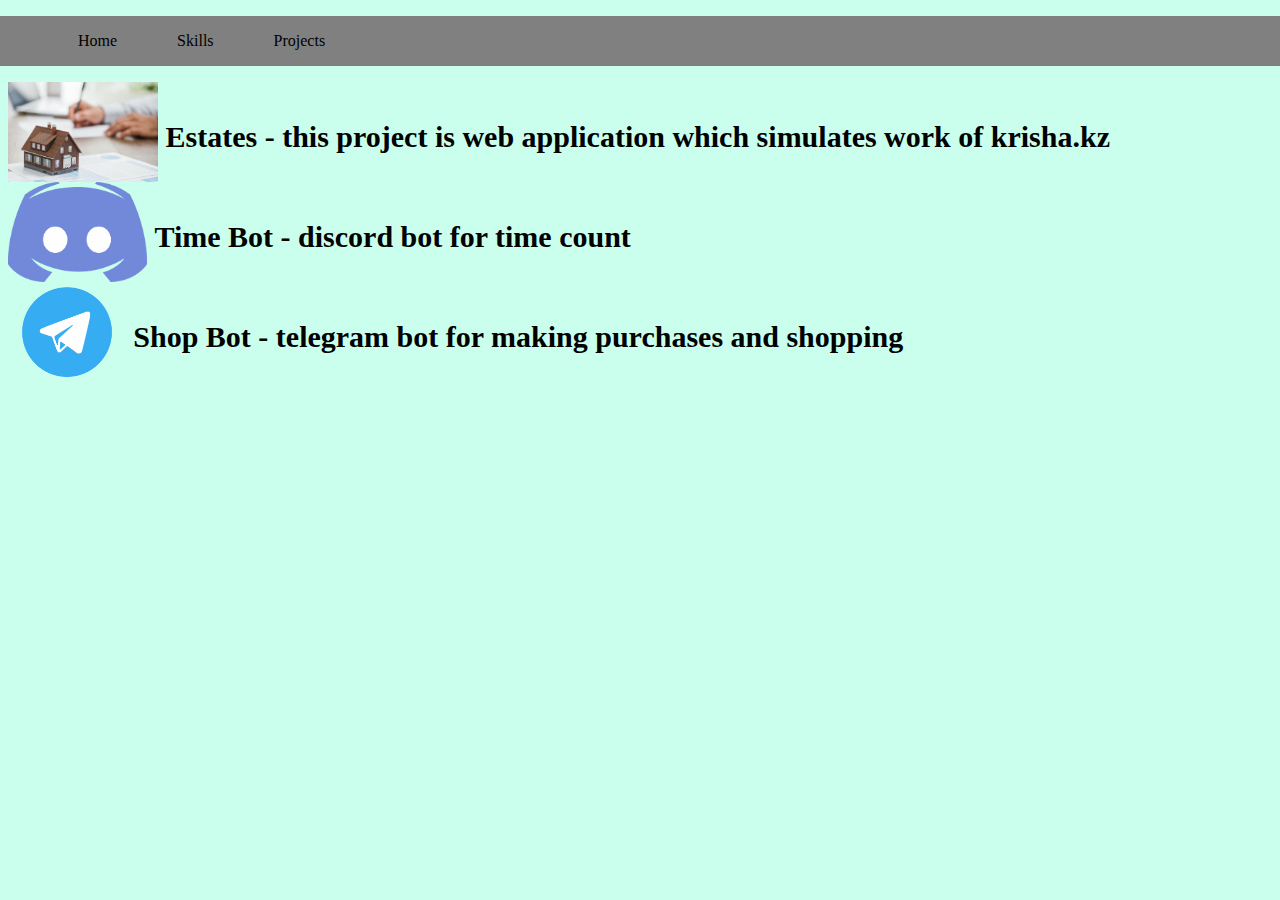
<file: project.html>
<!DOCTYPE html>
<html lang="en">
  <head>
    <meta charset="UTF-8" />
    <meta http-equiv="X-UA-Compatible" content="IE=edge" />
    <meta name="viewport" content="width=device-width, initial-scale=1.0" />
    <link rel="stylesheet" href="project.css" />
    <title>Projects</title>
  </head>
  <body>
    <nav>
        <ul class="navbar">
          <li><a href="new-index.html">Home</a></li>
          <li><a href="skills.html">Skills</a></li>
          <li><a href="project.html">Projects</a></li>
        </ul>
      </nav>
    <div class="estates">
      <img src="icons/projects/estate.jpg" />
      <b>
        <a href="https://github.com/vvotuskam/JavaSwing" target="_blank">Estates</a>
         - this project is web application which simulates work of
      <a href="https://krisha.kz" target="_blank">krisha.kz</a></b>
    </div>
    <div class="discord">
        <img src="icons/projects/discord-logo.png" />
        <b><a href="https://github.com/vvotuskam/DiscordBot" target="_blank">Time Bot</a>
        - discord bot for time count </b>
      </div>
      <div class="telegram">
        <img src="icons/projects/telegram-logo.png" />
        <b><a href="https://github.com/vvotuskam/TelegramBot" target="_blank">Shop Bot</a>
       - telegram bot for making purchases and shopping</b>
      </div>
  </body>
</html>
</file>
<file: Lab 5/style.css>
.calculator {
    margin: 5vh auto 0 auto;
    width: 400px;
    height: 600px;
    background-color: rgb(150, 150, 150);
    border: 1px solid;
}
#display {
    position: relative;
    width: 350px;
    height: 50px;
    left: 25px;
    top: 25px;
    background-color: aliceblue;
    text-align: right;
    font-size: 30px;
    font-family: 'Trebuchet MS';
    line-height: 40px;
}
#text {
    line-height: 45px;
    font-family: 'Trebuchet MS';
    font-size: 30px;
    margin-right: 15px;
}
.buttons {
    position: relative;
    width: 350px;
    height: 475px;
    left: 25px;
    top: 50px;
}
.btn {
    position: relative;
    left: 7px;
    top: 25px;
    width: 80px;
    height: 80px;
    margin-bottom: 10px;
    font-family: 'Trebuchet MS';
    font-size: 30px;
    border: 1px solid;
    transition: all 0.5s ease;
}
#delete {
    width: 165px;
}
#clear {
    width: 163px;
}
#equal {
    background-color: orange;
}
.btn:hover {
    background-color: #b1b1b1;
    color: white;
    border: #323330;
    transition: 0.1s ease-in-out;
}
</file>
<file: Lab 1/Шаблон сайта/css/style.css>
@import url(layout.css);
.title img {
	float: left;
	padding-right: 10px;
	padding-top: 5px;
}

/* Headers */
.header {
	display: flex;
	flex-direction: row;
	margin: 10px, 50px;
	width: 960px;
}
.header nav {
	padding-left: 123px;
}
.header nav ul {
	list-style-type: none;
  	margin: 0;
  	padding: 0;
  	overflow: hidden;
}
.header nav li {
	float: left;
}
.header nav li a {
	display: block;
	color: white;
	text-align: center;
	text-decoration: none;
	color: orange;
	padding: 0 26px;
	line-height: 100px;
	text-transform: uppercase;
	font-size: 12px;
}
.header li a:hover {
	color: #111;
}
/* main-photo */
.main-photo .view-portfolio {
	width: 445px;
	height: 45px;
	background-color: #111;
	display: flex;
	flex-direction: row;
	font-size: 15px;
	line-height: 45px;
	position: relative;
    left: 35px;
    bottom: 100px;
} 
.view-portfolio .text {
	color: #999898;
	padding-left: 12px;
}
.view-portfolio a {
	color: #f39400;
	padding-left: 64px;
	text-decoration: none;
}

/* content */
.content {
	display: flex;
	flex-direction: row;
}
.content p {
	color: gray;
	font-size: 12px;
}
.about-us {
	padding-right: 57px;
	width: 282px;
}
.about-us hr {
	position: relative;
	width: 282px;
	height: 6px;
	background-color: #111;
}

.our-benefits {
	padding-right: 57px;
	width: 282px;
}
.our-benefits hr {
	position: relative;
	width: 282px;
	height: 6px;
	background-color: #111;
}
.our-benefits li {
	list-style-type: none;
	width: 282px;
}
.our-benefits li img {
	float: left;
	padding-right: 15px;
}

.testimonials {
	width: 282px;
}
.testimonials hr {
	position: relative;
	width: 282px;
	height: 6px;
	background-color: #111;
}
.testimonials i {
	font-size: 12px;
}

/* portfolio */
.our-portfolio .imgs {
	display: flex;
	flex-direction: row;
	margin: 0 -15px;
}
.our-portfolio .imgs img {
	flex: 1 1 auto;
	margin: 0 15px;
}

/* blog and connect */
.updates-connect {
	width: 960px;
	display: flex;
	padding-bottom: 40px;
}
.blog-updates {
	width: 720px;
	padding-right: 30px;
}
.connect {
	width: 210px;
}
.connect .imgs {
	margin: 0 -5px;
}
.connect .imgs img {
	margin: 0 5px;
}

/* footer */
.footer {
	background-color: #e2e2e2;
	margin: -20px -320px;
	height: 100px;
}
.footer .text nav {
	font-size: 12px;
	color: gray;
}
.footer nav ul {
	list-style-type: none;
}
.footer nav li {
	float: left;
}
.footer nav a {
	text-decoration: none;	
	color: gray;
	padding: 0 13px;
}
.footer img {
	float: right;
	padding-right: 250px;
	padding-top: 20px;
}
.footer .text {
	display: flex;
	flex-direction: column;
	padding-left: 320px;
	padding-top: 20px;
	color: gray;
	font-size: 12px;
}
.text nav {
	margin-left: -52px;
	padding-bottom: 10px;
}
</file>
<file: Lab 2 & 4/login-pc/style.css>
body {
    position: relative;
    width: 1440px;
    height: 900px;
    background: #FFFFFF;
    font-family: 'Poppins';
}
.containers {    
    position: relative;
    width: 1440px;
    height: 900px;
    background: #FFFFFF;
}
.form {
    position: absolute;
    width: 430px;
    height: 666px;
    left: 123px;
    top: 132px;
}
/* Text container*/
.text-container {
    width: 332px;
    height: 121px;
    left: 123px;
    top: 132px;
    padding-bottom: 20px;
}
.text-container .login-text {
    width: 332px;
    height: 54px;
    left: 123px;
    top: 199px;
}
.text-container .login-text .have-account {
    width: 332px;
    height: 24px;
    left: 123px;
    top: 199px;
    
    font-family: 'Poppins';
    font-style: normal;
    font-weight: 400;
    font-size: 16px;
    line-height: 24px;
    /* identical to box height */
    
    
    color: #000000;
}
.text-container .login-text .login-here {
    width: 308px;
    height: 24px;
    left: 123px;
    top: 229px;
    
    font-family: 'Poppins';
    font-style: normal;
    font-weight: 400;
    font-size: 16px;
    line-height: 24px;
    /* identical to box height */
    
    
    color: #000000;
}
.login-here a {
    text-decoration: none;
}
.text-container .sign-up {
    width: 112px;
    height: 45px;
    left: 123px;
    top: 132px;
    
    font-family: 'Poppins';
    font-style: normal;
    font-weight: 500;
    font-size: 30px;
    line-height: 45px;
    /* identical to box height */
    color: #000000;
}

.container {
    width: 429px;
    height: 64px;
    padding-bottom: 42px;
}
.container-name {
    left: 0%;
    right: 84.15%;
    top: 0%;
    bottom: 68.75%;
    
    font-family: 'Poppins';
    font-style: normal;
    font-weight: 500;
    font-size: 13px;
    line-height: 20px;
    /* identical to box height */
    color: #999999;
}
.container-group {
    display: flex;
}
.container-icon {
    left: 0px;
    top: 33px;
    padding-right: 11px;
}
.container-icon img {
    width: 16px;
    height: 16px;
}
.container-text {
    left: 27px;
    top: 31px;
    font-family: 'Poppins';
    font-style: normal;
    font-weight: 400;
    font-size: 16px;
    line-height: 24px;
    /* identical to box height */
    
    
    color: #000842;
}
.container-invisible1 {
    padding-left: 50%;
}
.container-invisible2 {
    padding-left: 45%;
}
.container-rect {
    left: 0%;
    right: 0%;
    top: 96.88%;
    bottom: 0%;
    width: 429px;
    height: 2px;
    
    background: #999999;
}
.register-button button {
    width: 429px;
    height: 53px;
    left: 124px;
    top: 745px;
    
    background: #0C21C1;
    box-shadow: 0px 4px 26px rgba(0, 0, 0, 0.25);
    border-radius: 32px;
    border: none;
    color: #FFFFFF;
    font-family: 'Poppins';
}

/* Saly */
.picture {
    position: absolute;
    width: 735px;
    height: 859px;
    left: 683px;
    top: 21px;
    background: #000842;
    border-radius: 15px;    
    color:#FFFFFF;    
}
.phone {
    position: absolute;
    display: flex;
    width: 160px;
    height: 23px;
    left: 565px;
    top: 24px;
}
.phone-text {
    font-style: normal;
    font-weight: 400;
    font-size: 15px;
    line-height: 22px;
}
.saly-picture {
    width: 546px;
    height: 699px;
    padding-left: 100px; 
}
.saly-text {
    width: 396px;
    height: 94px;
    padding-top: 84px;
}
.saly-text b {
    font-family: 'Poppins';
    font-style: normal;
    font-weight: 600;
    font-size: 40px;
    line-height: 60px;
}
.saly-text .lorem {
    font-family: 'Poppins';
    font-style: normal;
    font-weight: 300;
    font-size: 20px;
    line-height: 30px;
}
.saly {
    width: 521px;
    height: 521px;
    padding-left: 30px;
}

/* logo */
.logo {
    font-family: 'Poppins';
    font-style: normal;
    font-weight: 600;
    font-size: 20px;
    line-height: 30px;
    padding-left: 42px;
    padding-top: 31px;
}

/* continue */
.continue-with {
    padding-top: 39px;
    padding-left: 150px;
    width: 130px;
    height: 24px;
    
    font-family: 'Poppins';
    font-style: normal;
    font-weight: 500;
    font-size: 16px;
    line-height: 24px;
    color: #B5B5B5;
}
.medias {
    display: flex;
    padding-top: 31px;
    padding-left: 115px;
}
.medias img {
    margin: 0 11.9px;
}
.password-actions {
    padding-top: 17px;
    display: flex;
    width: 429px;
    height: 18px;
}
.password-actions .remember {
    padding-left: 10px;
    font-family: 'Poppins';
    font-style: normal;
    font-weight: 300;
    font-size: 12px;
    line-height: 18px;
    color: #000000;
}
.password-actions .forgot {
    font-family: 'Poppins';
    font-style: normal;
    font-weight: 300;
    font-size: 12px;
    line-height: 18px;
    /* identical to box height */
    color: #4D4D4D;
    padding-left: 200px;
}

/* logged in */
.loginned {
    visibility: hidden;
    position: relative;
    left: 620px;
    top: 30vh;
    display: flex;
    border: #000000 1px solid;
    width: 200px;
    height: 50px;
    background-color: #000842;
    border-radius: 10px;
    color: #FFFFFF;
    vertical-align: middle;
    line-height: 50px;
}
.loginned .text {
    padding-right: 10px;
}
.loginned button {
    width: 30px;
    height: 30px;
    border-radius: 10px;
}

@media screen and (max-width: 500px) {
    .picture {
        visibility: hidden;
    }
    .text-container {    
        width: 341px;
    }
    .form {
        width: 341px;
        height: 666px;
        left: 26px;
        top: 100px;
    }
    .container {
        width: 320px;
        height: 64px;
        padding-bottom: 42px;
    }
    .container-name {
        
        width: 300px;
        height: 20px;
        
        font-family: 'Poppins';
        font-style: normal;
        font-weight: 500;
        font-size: 13px;
        line-height: 20px;
        /* identical to box height */
        color: #999999;
    }
    .container-group {
        display: flex;
    }
    .container-icon {
        left: 0px;
        top: 33px;
        padding-right: 11px;
    }
    .container-icon img {
        width: 16px;
        height: 16px;
    }
    .container-text {
        width: 300px;
        left: 27px;
        top: 31px;
        font-family: 'Poppins';
        font-style: normal;
        font-weight: 400;
        font-size: 13px;
        line-height: 24px;
        /* identical to box height */
        
        
        color: #000842;
    }
    .container-rect {
        left: 0%;
        right: 0%;
        top: 96.88%;
        bottom: 0%;
        width: 319px;
        height: 2px;
        
        background: #999999;
    }
    .register-button {
        padding-top: 50px;
    }
    .register-button button {
        width: 319.26px;
        height: 53px;
        left: 124px;
        top: 745px;
        
        background: #0C21C1;
        box-shadow: 0px 4px 26px rgba(0, 0, 0, 0.25);
        border-radius: 32px;
        border: none;
        color: #FFFFFF;
        font-family: 'Poppins';
    }
    .continue-with {
        padding-left: 100px;
    }
    .medias {
        padding-left: 60px;
    }
    .password-actions {
        padding-top: 17px;
        display: flex;
        width: 320px;
        height: 18px;
    }
    .password-actions .remember {
        padding-left: 10px;
        font-family: 'Poppins';
        font-style: normal;
        font-weight: 300;
        font-size: 12px;
        line-height: 18px;
        color: #000000;
    }
    .password-actions .forgot {
        font-family: 'Poppins';
        font-style: normal;
        font-weight: 300;
        font-size: 12px;
        line-height: 18px;
        /* identical to box height */
        color: #4D4D4D;
        padding-left: 90px;
    }
}
</file>
<file: Lab 2 & 4/reg-pc/style.css>
body {
    position: relative;
    width: 1440px;
    height: 900px;
    background: #FFFFFF;
    font-family: 'Poppins';
}
.containers {    
    position: relative;
    width: 1440px;
    height: 900px;
    background: #FFFFFF;
}
.form {
    position: absolute;
    width: 430px;
    height: 666px;
    left: 123px;
    top: 132px;
}
/* Text container*/
.text-container {
    width: 332px;
    height: 121px;
    left: 123px;
    top: 132px;
    padding-bottom: 20px;
}
.text-container .login-text {
    width: 332px;
    height: 54px;
    left: 123px;
    top: 199px;
}
.text-container .login-text .have-account {
    width: 332px;
    height: 24px;
    left: 123px;
    top: 199px;
    
    font-family: 'Poppins';
    font-style: normal;
    font-weight: 400;
    font-size: 16px;
    line-height: 24px;
    /* identical to box height */
    
    
    color: #000000;
}
.text-container .login-text .login-here {
    width: 308px;
    height: 24px;
    left: 123px;
    top: 229px;
    
    font-family: 'Poppins';
    font-style: normal;
    font-weight: 400;
    font-size: 16px;
    line-height: 24px;
    /* identical to box height */
    
    
    color: #000000;
}
.login-here a {
    text-decoration: none;
}
.text-container .sign-up {
    width: 112px;
    height: 45px;
    left: 123px;
    top: 132px;
    
    font-family: 'Poppins';
    font-style: normal;
    font-weight: 500;
    font-size: 30px;
    line-height: 45px;
    /* identical to box height */
    color: #000000;
}

.container {
    width: 429px;
    height: 64px;
    padding-bottom: 42px;
}
.container-name {
    left: 0%;
    right: 84.15%;
    top: 0%;
    bottom: 68.75%;
    
    font-family: 'Poppins';
    font-style: normal;
    font-weight: 500;
    font-size: 13px;
    line-height: 20px;
    /* identical to box height */
    color: #999999;
}
.container-group {
    display: flex;
}
.container-icon {
    left: 0px;
    top: 33px;
    padding-right: 11px;
}
.container-icon img {
    width: 16px;
    height: 16px;
}
.container-text {
    left: 27px;
    top: 31px;
    font-family: 'Poppins';
    font-style: normal;
    font-weight: 400;
    font-size: 16px;
    line-height: 24px;
    /* identical to box height */
    
    
    color: #000842;
}
.container-invisible1 {
    padding-left: 50%;
}
.container-invisible2 {
    padding-left: 45%;
}
.container-rect {
    left: 0%;
    right: 0%;
    top: 96.88%;
    bottom: 0%;
    width: 429px;
    height: 2px;
    
    background: #999999;
}
.register-button button {
    width: 429px;
    height: 53px;
    left: 124px;
    top: 745px;
    
    background: #0C21C1;
    box-shadow: 0px 4px 26px rgba(0, 0, 0, 0.25);
    border-radius: 32px;
    border: none;
    color: #FFFFFF;
    font-family: 'Poppins';
}

/* Saly */
.picture {
    position: absolute;
    visibility: visible;
    width: 735px;
    height: 859px;
    left: 683px;
    top: 21px;
    background: #000842;
    border-radius: 15px;    
    color:#FFFFFF;    
}
.phone {
    position: absolute;
    display: flex;
    width: 160px;
    height: 23px;
    left: 565px;
    top: 24px;
}
.phone-text {
    font-style: normal;
    font-weight: 400;
    font-size: 15px;
    line-height: 22px;
}
.saly-picture {
    width: 546px;
    height: 699px;
    padding-left: 100px; 
}
.saly-text {
    width: 396px;
    height: 94px;
    padding-top: 84px;
}
.saly-text b {
    font-family: 'Poppins';
    font-style: normal;
    font-weight: 600;
    font-size: 40px;
    line-height: 60px;
}
.saly-text .lorem {
    font-family: 'Poppins';
    font-style: normal;
    font-weight: 300;
    font-size: 20px;
    line-height: 30px;
}
.saly {
    width: 521px;
    height: 521px;
    padding-left: 30px;
}

/* logo */
.logo {
    font-family: 'Poppins';
    font-style: normal;
    font-weight: 600;
    font-size: 20px;
    line-height: 30px;
    padding-left: 42px;
    padding-top: 31px;
}

/* registered */
.registered {
    visibility: hidden;
    position: relative;
    left: 620px;
    top: 30vh;
    display: flex;
    border: #000000 1px solid;
    width: 210px;
    height: 50px;
    background-color: #000842;
    border-radius: 10px;
    color: #FFFFFF;
    vertical-align: middle;
    line-height: 50px;
}
.registered .text {
    padding-right: 10px;
}
.registered button {
    width: 30px;
    height: 30px;
    border-radius: 10px;
}

i {
    font-size: 15px;
    cursor: pointer;
    padding-left: 5px;
    transform: translate(-50%, -50%);
}

@media screen and (max-width: 500px) {
    .picture {
        visibility: hidden;
    }
    .text-container {    
        width: 341px;
    }
    .form {
        width: 341px;
        height: 666px;
        left: 26px;
        top: 100px;
    }
    .container {
        width: 320px;
        height: 64px;
        padding-bottom: 42px;
    }
    .container-name {
        
        width: 300px;
        height: 20px;
        
        font-family: 'Poppins';
        font-style: normal;
        font-weight: 500;
        font-size: 13px;
        line-height: 20px;
        /* identical to box height */
        color: #999999;
    }
    .container-group {
        display: flex;
    }
    .container-icon {
        left: 0px;
        top: 33px;
        padding-right: 11px;
    }
    .container-icon img {
        width: 16px;
        height: 16px;
    }
    .container-text {
        width: 300px;
        left: 27px;
        top: 31px;
        font-family: 'Poppins';
        font-style: normal;
        font-weight: 400;
        font-size: 13px;
        line-height: 24px;
        /* identical to box height */
        
        
        color: #000842;
    }
    .container-rect {
        left: 0%;
        right: 0%;
        top: 96.88%;
        bottom: 0%;
        width: 319px;
        height: 2px;
        
        background: #999999;
    }
    .register-button button {
        width: 319.26px;
        height: 53px;
        left: 124px;
        top: 745px;
        
        background: #0C21C1;
        box-shadow: 0px 4px 26px rgba(0, 0, 0, 0.25);
        border-radius: 32px;
        border: none;
        color: #FFFFFF;
        font-family: 'Poppins';
    }
    .registered {
        visibility: hidden;
    }
    .registered .text {
        padding-right: 10px;
    }
    .registered button {
        width: 30px;
        height: 30px;
        border-radius: 10px;
    }
}
</file>
<file: Lab 1/Шаблон сайта/login-page/style.css>
@import url(layout.css);
/* Headers */
.header {
	display: flex;
	flex-direction: row;
	margin: 10px, 50px;
	width: 960px;
}
.header nav {
	padding-left: 123px;
}
.header nav ul {
	list-style-type: none;
  	margin: 0;
  	padding: 0;
  	overflow: hidden;
}
.header nav li {
	float: left;
}
.header nav li a {
	display: block;
	color: white;
	text-align: center;
	text-decoration: none;
	color: orange;
	padding: 0 26px;
	line-height: 100px;
	text-transform: uppercase;
	font-size: 12px;
}
.header li a:hover {
	color: #111;
}

/*login*/
.content {
    margin-top: 50px;
    height: 560px;
    border-radius: 3%;
    display: flex;
    box-shadow: -5px 5px;
}
.content h1 {
    text-transform: uppercase;
    color:black;
}

.content .login {
    margin-top: 100px;
    width: 450px;
    align-items: center;
    text-align: center;
    color:gray;
}
.content .account {
    display: flex;
    flex-direction: column;
}
.content .account input {
    width: 350px;
    height: 50px;
    background-color: #e2e2e2;
    border: none;
    margin-bottom: 10px;
    margin-left: 47px;
    border-radius: 3%;
}
.content .sign-in {
    display: flex;
    flex-direction: column;
}
.sign-in a {
    text-decoration: none;
    color:#e2e2e2;
}
.sign-in button {
    width: 150px;
    height: 30px;
    border: none;
    border-radius: 3%;
    text-transform: uppercase;
    margin-left: 147px;
}
.sign-in button:hover {
    border-radius: 3%;
    background-color: #f39400;
}

/*sign-up*/
.content .sign-up {
    width: 450px;
    text-align: center;
    color:gray;
    background-color: #f39400;
    border-radius: 3%;
}
.sign-up button {
    width: 150px;
    height: 30px;
    border: thin;
    border-radius: 3%;
    text-transform: uppercase;
    background-color: #f39400;
}
.sign-up button:hover {
    border-radius: 3%;
    background-color: #e2e2e2;
}
.sign-up .hello-text {
    margin-top: 200px;
}
 
/*footer*/
.footer {
	background-color: #e2e2e2;
	margin: -20px -320px;
	height: 100px;
}
.footer .text nav {
	font-size: 12px;
	color: gray;
}
.footer nav ul {
	list-style-type: none;
}
.footer nav li {
	float: left;
}
.footer nav a {
	text-decoration: none;	
	color: gray;
	padding: 0 13px;
}
.footer img {
	float: right;
	padding-right: 250px;
	padding-top: 20px;
}
.footer .text {
	display: flex;
	flex-direction: column;
	padding-left: 320px;
	padding-top: 20px;
	color: gray;
	font-size: 12px;
}
.text nav {
	margin-left: -52px;
	padding-bottom: 10px;
}
</file>
<file: Lab 1/Шаблон сайта/portfolio/style.css>
body {
    margin: 50px 320px;
    font-family: 'Gill Sans MT';
}
.header {
	display: flex;
	flex-direction: row;
	margin: 10px, 50px;
	width: 960px;
}
.header nav {
    padding-top: 35px;
	padding-left: 90px;
}
.header nav ul {
	list-style-type: none;
  	margin: 0;
  	padding: 0;
  	overflow: hidden;
}
.header nav li {
	float: left;
}
.header nav li a {
	display: block;
	color: black;
	text-align: center;
	text-decoration: none;
	color:aquamarine;
	padding: 0 26px;
	line-height: 100px;
	text-transform: uppercase;
	font-size: 12px;
}
.header li a:hover {
	color: #111;
}
.header img {
    width: 15%;
    height: 15%;
}

/*******************************************/
.about-me {
    background-color: #111;
    color:aliceblue;
    border-radius: 1%;
	
	padding: 5px 10px;
}
.about-me div {
	display: flex;
	flex-direction: row;
}
.about-me img {
	float: left;
    width: 10%;
    height: 10%;
}

/***********************************************/
.skills {
	display: flex;
	background-color: aquamarine;
	border-radius: 1%;
}
.title-field {
	padding: 5px 12px;
	font-size: 25px;
	text-align: center;
}
.title-field img {
	float: left;
	padding-top: 5px;
	width: 5%;
	height: 5%;
}
.title-field hr {
	width: 200px;
}

/***************************************************/
.contacts {
	width: 960px;	
	display: flex;
	padding-left: 10px;
	padding-right: 10px;
	font-size: 12px;
	color:gray;
}
.phones {
	float: right;
	padding-left: 650px;
}
.socialmedia {
	display: flex;
}
.socialmedia img {
	width: 20px;
	height: 10%;
	padding-right: 10px;
}
</file>
<file: Lab 1/Шаблон сайта/registration-page/style.css>
@import url(layout.css);
.header {
	display: flex;
	flex-direction: row;
	margin: 10px, 50px;
	width: 960px;
}
.header nav {
	padding-left: 123px;
}
.header nav ul {
	list-style-type: none;
  	margin: 0;
  	padding: 0;
  	overflow: hidden;
}
.header nav li {
	float: left;
}
.header nav li a {
	display: block;
	color: white;
	text-align: center;
	text-decoration: none;
	color: orange;
	padding: 0 26px;
	line-height: 100px;
	text-transform: uppercase;
	font-size: 12px;
}
.header li a:hover {
	color: #111;
}
.footer {
	background-color: #e2e2e2;
	margin: -20px -320px;
	height: 100px;
}
.footer .text nav {
	font-size: 12px;
	color: gray;
}
.footer nav ul {
	list-style-type: none;
}
.footer nav li {
	float: left;
}
.footer nav a {
	text-decoration: none;	
	color: gray;
	padding: 0 13px;
}
.footer img {
	float: right;
	padding-right: 250px;
	padding-top: 20px;
}
.footer .text {
	display: flex;
	flex-direction: column;
	padding-left: 320px;
	padding-top: 20px;
	color: gray;
	font-size: 12px;
}
.text nav {
	margin-left: -52px;
	padding-bottom: 10px;
}

.content {
	background-color: orange;
	border-radius: 3%;
	padding: 3%;
	box-shadow: -5px 5px;
}
.content .field {
	display: flex;
	flex-direction: column;
	margin-bottom: 10px;
}
.field input {
	width: 300px;
	height: 30px;
	border: none;
}
.field select {
	width: 300px;
	height: 30px;
}
.field textarea {
	height: 150px;
}
</file>
<file: style.css>
nav {
    width: 960px;
    margin: 0;
}
nav:before {
    content: "";
    display: block;
    height: 50px;
    width: 100%;
    background-color: gray;
    position: absolute;
    left: 0;
    z-index: -1;
}
ul {
    list-style: none;
    height: 50px;
}
ul li {
    float: left;
}
ul li a {
    color: black;
    display: block;
    height: 50px;
    padding: 0 30px;
    text-decoration: none;
    line-height: 50px;
}
ul li a:hover {
    background-color: aquamarine;
}

.about-me {
    font-family: sans-serif;
}
.about-me img {
    position: relative;
    left: 20px;
    height: 700px;
    float: left;
}
.about-me .name-developer {
    float: right;
    display: block;
    width: 960px;
    height: 300px;
    background-color: aquamarine;
}
.about-me .name-developer b {
    position: relative;
    left: 40px;
    top: 30px;
    font-family: Verdana;
    font-size: 90px;
}
.about-me .name-developer i {
    position: relative;
    left: 40px;
    top: 50px;
    font-family: Verdana;
    font-size: 50px;
}
.about-me .about-me-text {
    position: relative;
    top: 40px;
    text-align: justify;
    float: right;
    display: block;
    width: 980px;
    height: 150px;
}
.about-me .about-me-text b {
    text-decoration: underline;
    position: relative;
    left: 40px;
    top: 30px;
    font-family: Verdana;
    font-size: 20px;
}
.about-me .about-me-text .text {
    position: relative;
    width: 900px;
    left: 40px;
    top: 40px;
    font-family: Verdana;
    font-size: 15px;
}
.about-me .about-me-data {
    background-color: aquamarine;
    font-family: sans-serif;
    position: relative;
    top: 40px;
    text-align: justify;
    float: right;
    display: block;
    width: 960px;
    height: 210px;
}
.about-me .about-me-data .location {
    width: 200px;
    position: relative;
    top: 40px;
    left: 370px;
    text-align: center;
}
.about-me .about-me-data .location img {
    width: 20px;
    height: 20px;
}

.about-me .about-me-data .phone {
    width: 200px;
    position: relative;
    top: 70px;
    left: 355px;
    text-align: center;
}
.about-me .about-me-data .phone img {
    width: 20px;
    height: 20px;
}
.about-me .about-me-data .email img {
    position: relative;
    left: 00px;
    width: 20px;
    height: 20px;
}
.about-me .about-me-data .email {
    width: 200px;
    position: relative;
    top: 100px;
    left: 345px;
    text-align: center;
}
.skills {
    position: relative;
    top: 700px;
}
</file>
<file: project.css>
body {
    background-color: rgb(202, 255, 237);
}
.estates b {
    position: relative;
    top: -35px;
}
.telegram b {
    position: relative;
    top: -35px;
}
.discord b {
    position: relative;
    top: -35px;
}
nav {
    width: 960px;
    margin: 0;
}
nav:before {
    content: "";
    display: block;
    height: 50px;
    width: 100%;
    background-color: gray;
    position: absolute;
    left: 0;
    z-index: -1;
}
.navbar {
    list-style: none;
    height: 50px;
}
.navbar li {
    float: left;
}
.navbar li a {
    color: black;
    display: block;
    height: 50px;
    padding: 0 30px;
    text-decoration: none;
    line-height: 50px;
}
.navbar li a:hover {
    background-color: aquamarine;
}
a {
    text-decoration: none;
    color: black;
}
.estates {
    width: 100%;
    height: 100px;
    font-size: 30px;
}
.estates img {
    height: 100px;
}
.estates:hover {
    background-color: aquamarine;

}

.telegram {
    width: 100%;
    height: 100px;
    font-size: 30px;
}
.telegram img {
    height: 100px;
}
.telegram:hover {
    background-color: aquamarine;
}
.discord {
    width: 100%;
    height: 100px;
    font-size: 30px;
}
.discord img {
    height: 100px;
}
.discord:hover {
    background-color: aquamarine;
}
</file>
